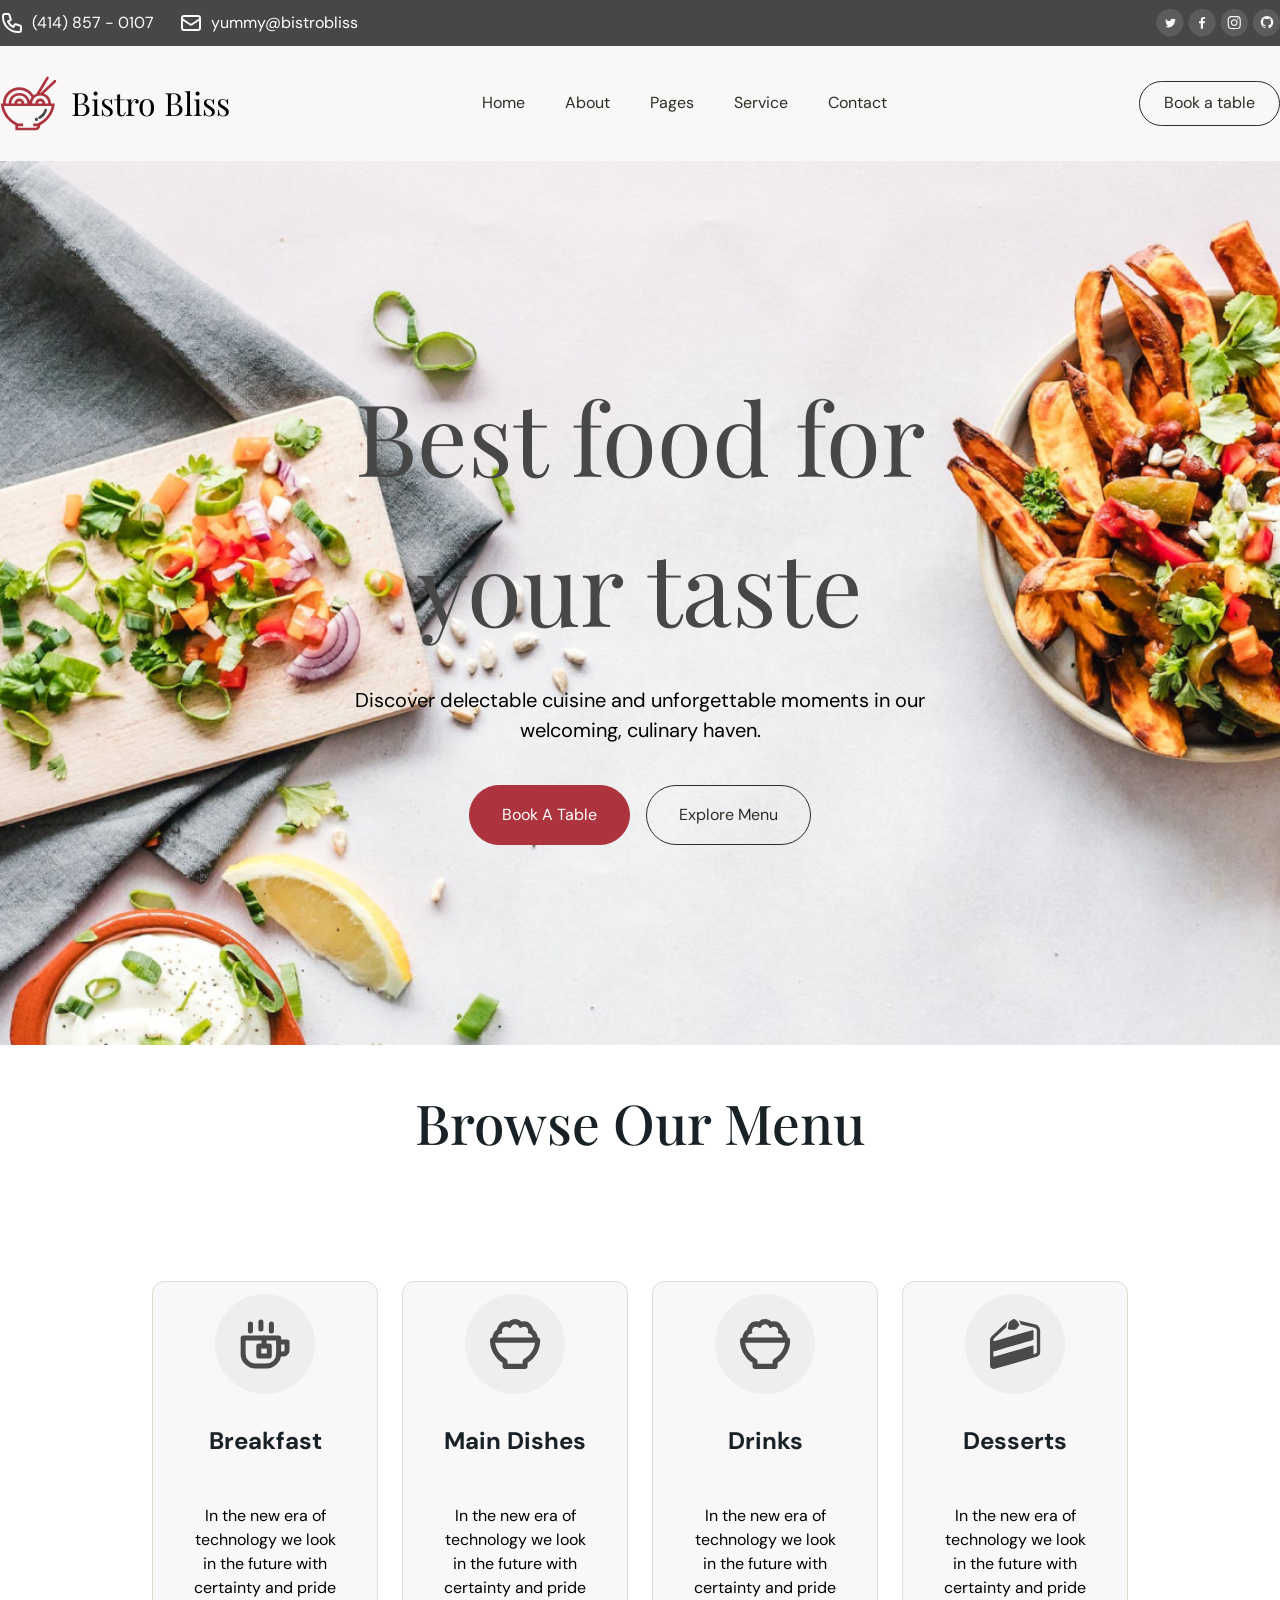
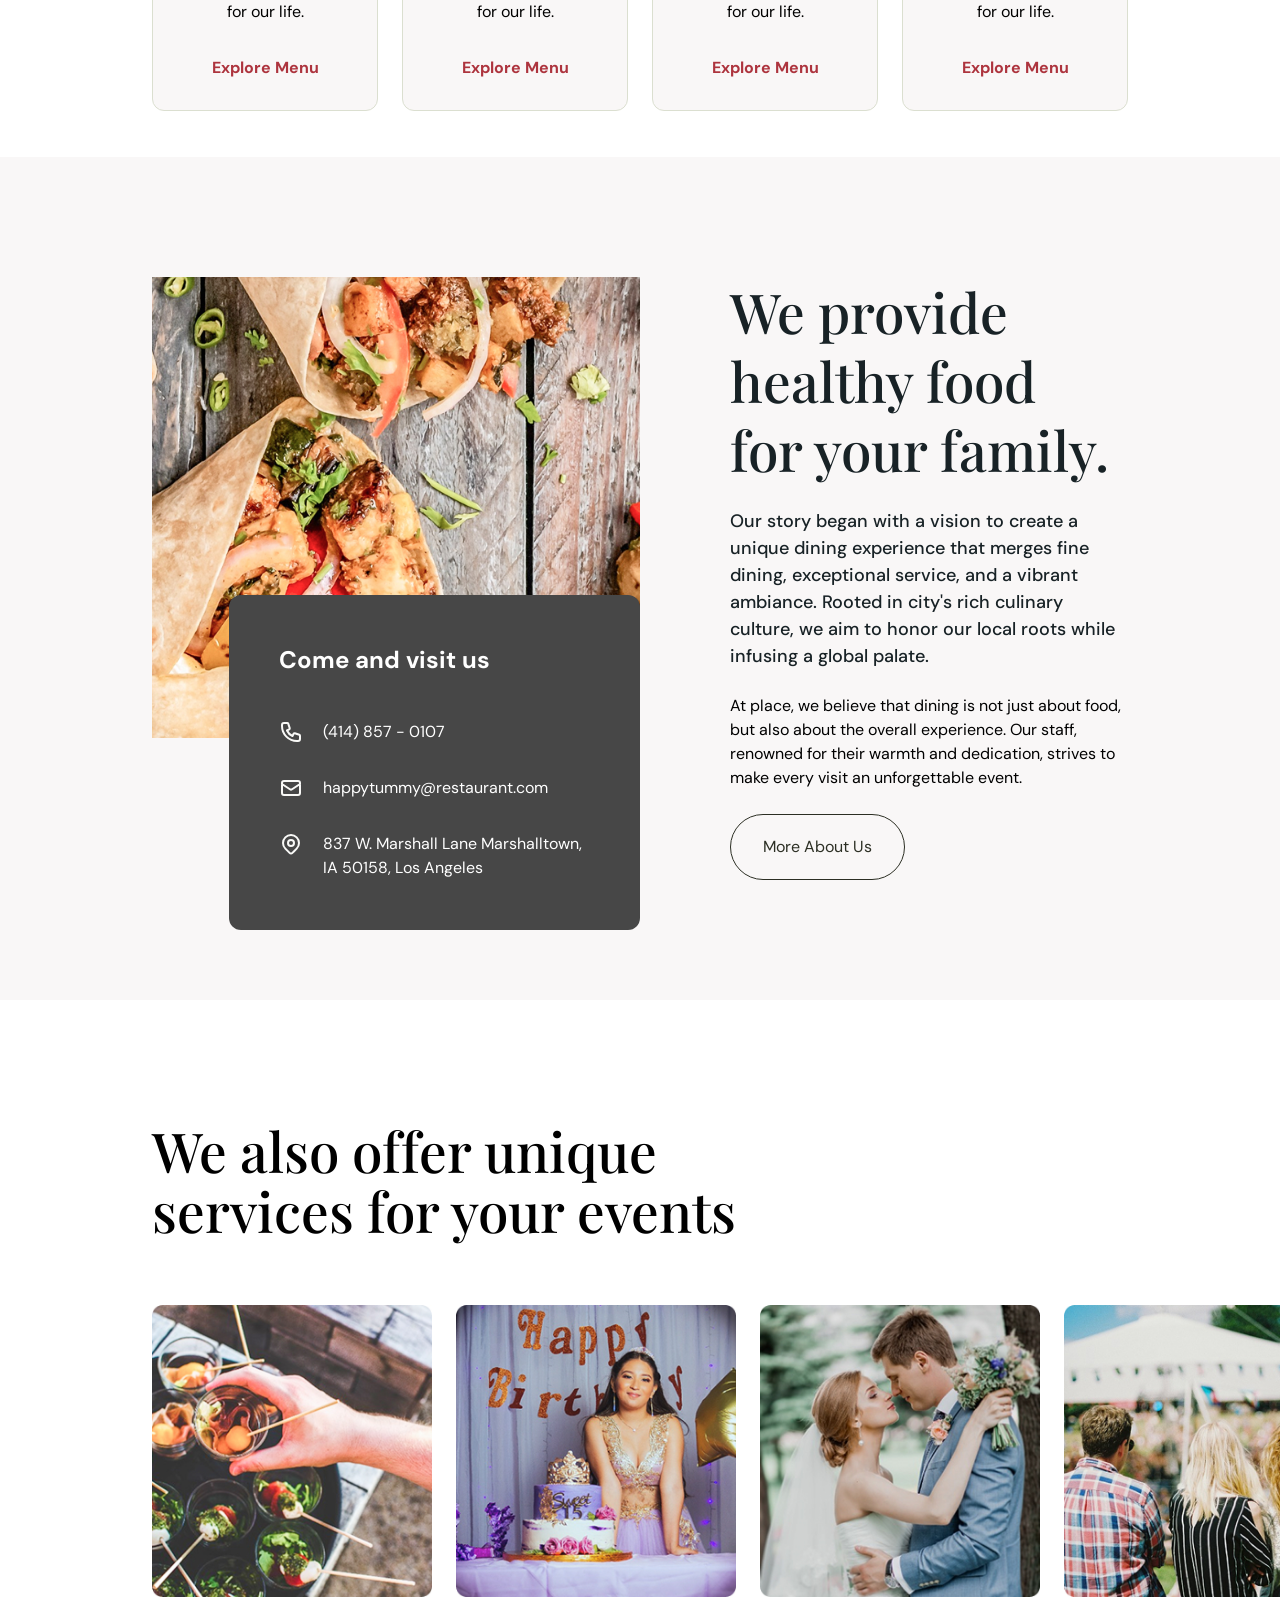
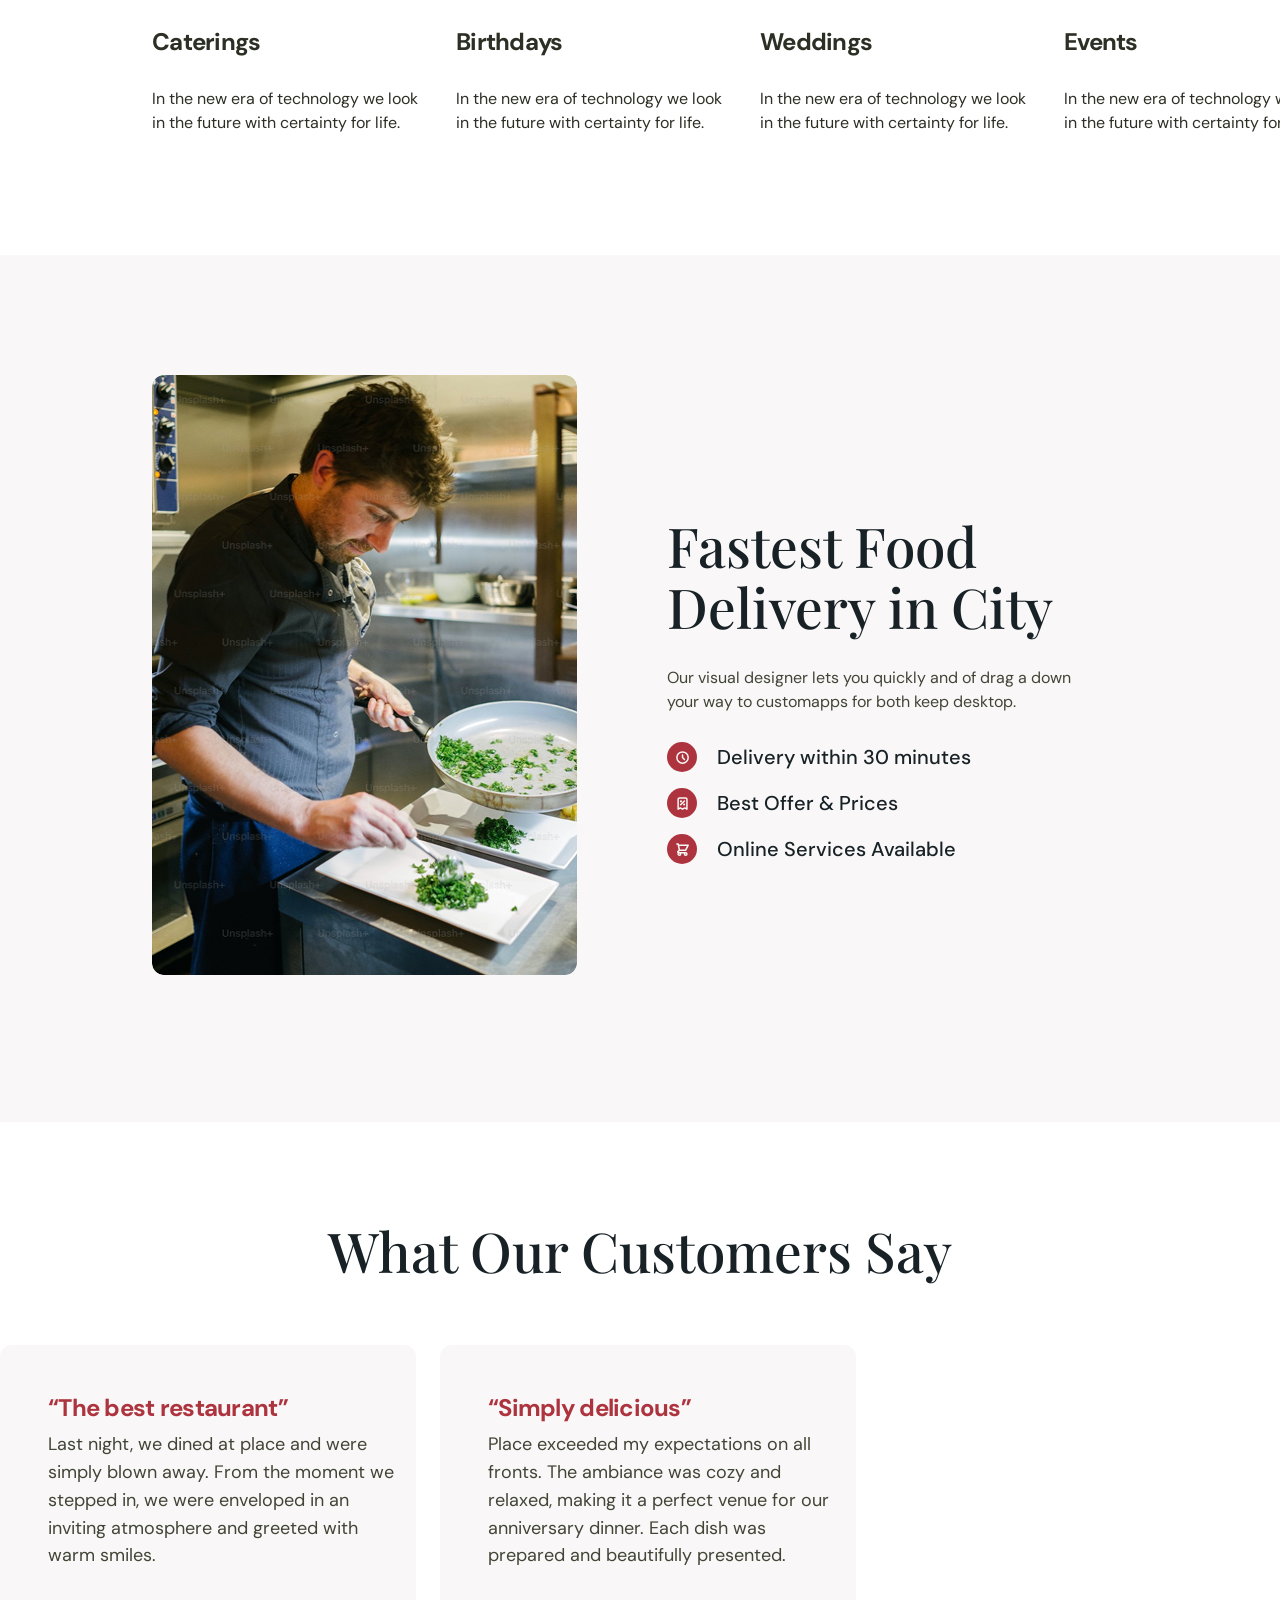
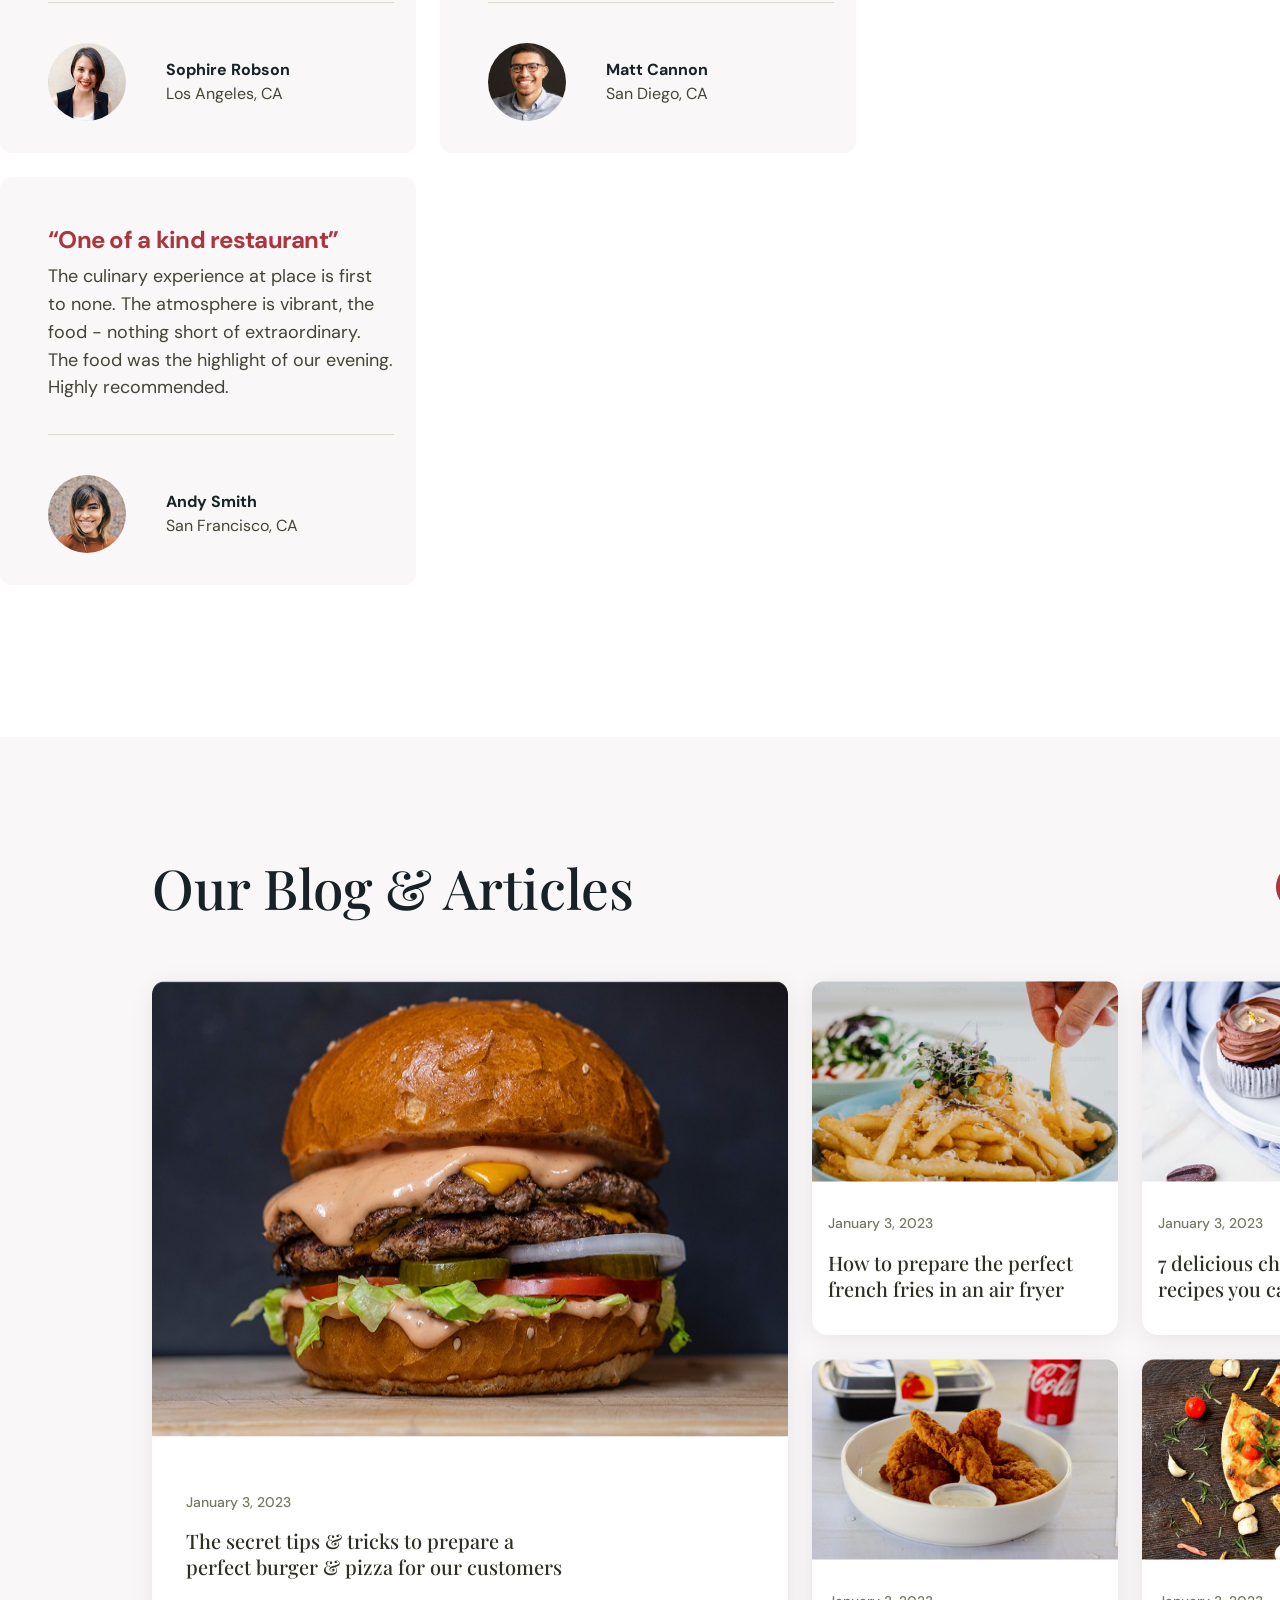
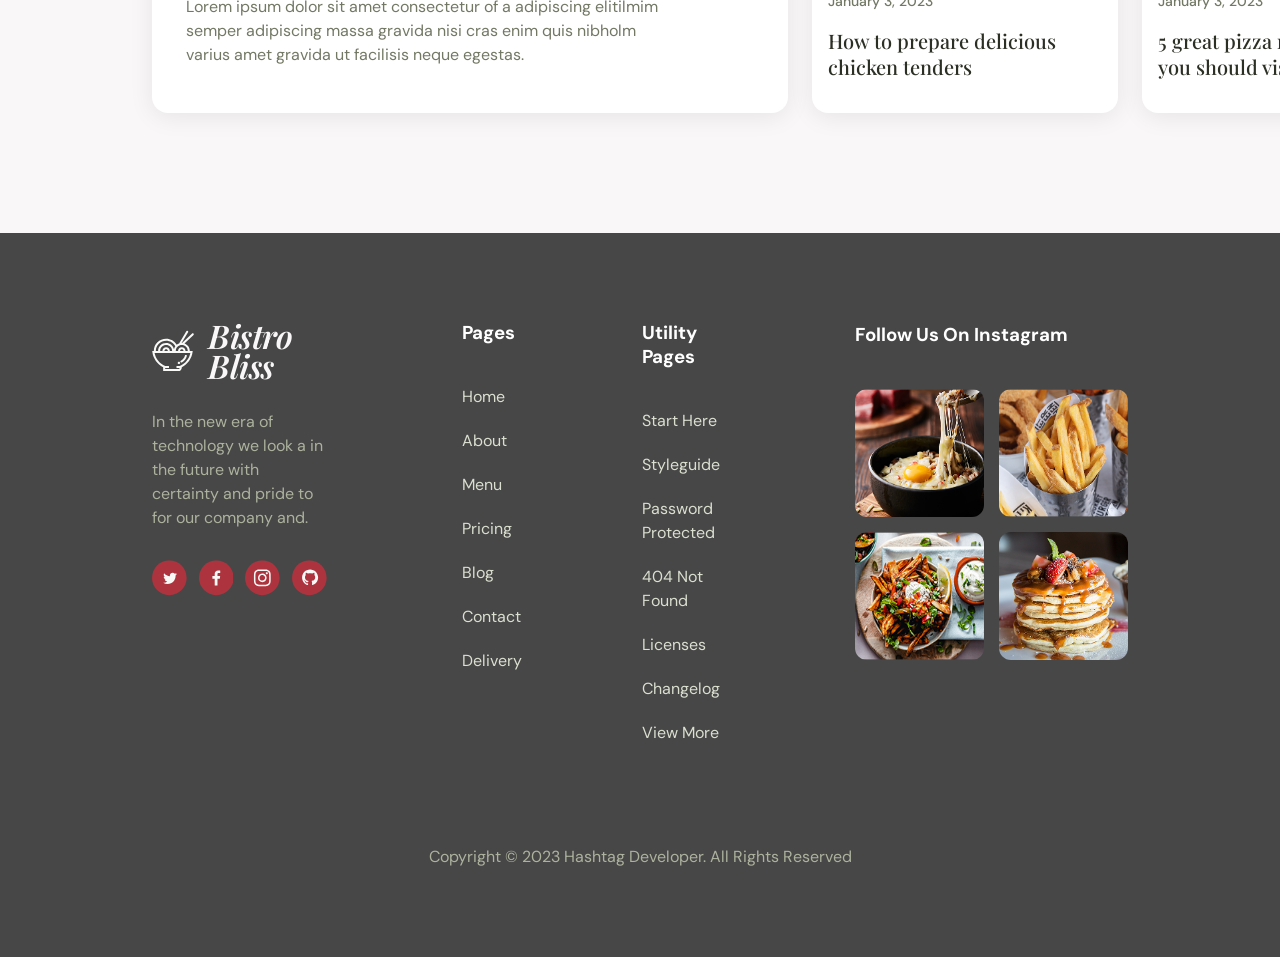
<file: index.html>
<!DOCTYPE html>
<html lang="es">
  <head>
    <!-- Codificación -->
    <meta charset="UTF-8" />
    <meta name="viewport" content="width=device-width, initial-scale=1.0" />
    <!-- Metadatos -->
    <meta name="description" content="Maquetacion web con HTML Y CSS"></meta>
    <title>HomePage</title>
    <!-- Importamos la hoja de estilos y favicon -->
    <link rel="stylesheet" href="css/style.css">
    <link rel="shortcut icon" href="img/japanese-food.ico" type="image/x-icon">
    <!-- Fuentes google-->
    <link rel="preconnect" href="https://fonts.googleapis.com">
    <link rel="preconnect" href="https://fonts.gstatic.com" crossorigin>
    <link href="https://fonts.googleapis.com/css2?family=DM+Sans:ital,opsz,wght@0,9..40,100..1000;1,9..40,100..1000&family=Playfair+Display:ital,wght@0,400..900;1,400..900&display=swap" rel="stylesheet">
  </head>
  <body>
    
    <header class="header">
      <div class="bg-dark-grey">
        <nav class="top-bar container">
          <div class="top-bar-contact">
            <a href="tel:4148570107"><img src="img/phone.svg" alt="Icono del telefono" type="image/svg+xml"/>(414) 857 - 0107</a>
            <a href="mailto:yummy@bistrobliss"><img src="img/mail.svg" alt="Icono del email" type="image/svg+xml"/>yummy@bistrobliss</a>
          </div>
          <nav class="top-bar-social">
            <ul class="top-bar-social-menu">
              <li>
                <a href="https://twitter.com/">
                  <img src="img/twitter.svg" alt="">
                </a>
              </li>
              <li>
                <a href="https://www.facebook.com/">
                  <img src="img/facebook.svg" alt="">
                </a>
              </li>
              <li>
                <a href="https://www.instagram.com/">
                  <img src="img/instagram.svg" alt="">
                </a>
              </li>
              <li>
                <a href="https://github.com">
                  <img src="img/github.svg" alt="">
                </a>
              </li>
            </ul>
          </nav>
        </nav>
      </div>
      <div class="main-menu container">
        <div class="logo">
          <img
            src="img/japanese-food.svg"
            alt="Logo del restaurante Bistro Bliss"
            class="logo"
          />
          <h1>Bistro Bliss</h1>
        </div>
        <nav class="menu">
          <ul class="menu-list">
            <li>
              <a href="#">Home</a>
            </li>
            <li>
              <a href="#">About</a>
            </li>
            <li>
              <a href="#">Pages</a>
            </li>
            <li>
              <a href="#">Service</a>
            </li>
            <li>
              <a href="#">Contact</a>
            </li>
          </ul>
        </nav>
        <button class="button">Book a table</button>
      </div>
    </header>

    <main class="main">
      <section class="hero-banner container">
        <div class="hero-banner-content">
          <h2 class="hero-banner-title">Best food for your taste</h2>
          <p class="hero-banner-description">
            Discover delectable cuisine and unforgettable moments in our
            welcoming, culinary haven.
          </p>
          <div class="hero-banner-buttons">
            <button class="button button-xl button-red">Book A Table</button>
            <button class="button button-xl">Explore Menu</button>
          </div>
        </div>
      </section>
      <div class="bg-white">
        <section class="our-menu container">
          <h2 class="our-menu-title">Browse Our Menu</h2>
          <div class="our-menu-cards">
            <article class="our-menu-card">
              <div class="our-menu-card-img-content">
                <img
                  class="our-menu-card-img"
                  src="img/Breakfast.svg"
                  alt="Icono del desayuno"
                  type="image/svg+xml"
                />
              </div>
              <h3 class="our-menu-card-title">Breakfast</h3>
              <p class="our-menu-card-desc">
                In the new era of technology we look in the future with certainty
                and pride for our life.
              </p>
              <a href="#" class="our-menu-card-link">Explore Menu</a>
            </article>
            <article class="our-menu-card">
              <div class="our-menu-card-img-content">
                <img
                  class="our-menu-card-img"
                  src="img/main-dishes.svg"
                  alt="Icono de platos principales"
                  type="image/svg+xml"
                />
              </div>
              <h3 class="our-menu-card-title">Main Dishes</h3>
              <p class="our-menu-card-desc">
                In the new era of technology we look in the future with certainty
                and pride for our life.
              </p>
              <a href="#" class="our-menu-card-link">Explore Menu</a>
            </article>
            <article class="our-menu-card">
              <div class="our-menu-card-img-content">
                <img
                  class="our-menu-card-img"
                  src="img/drinks.svg"
                  alt="Icono de bebidas"
                  type="image/svg+xml"
                />
              </div>
              <h3 class="our-menu-card-title">Drinks</h3>
              <p class="our-menu-card-desc">
                In the new era of technology we look in the future with certainty
                and pride for our life.
              </p>
              <a href="#" class="our-menu-card-link">Explore Menu</a>
            </article>
            <article class="our-menu-card">
              <div class="our-menu-card-img-content">
                <img
                  class="our-menu-card-img"
                  src="img/desserts.svg"
                  alt="Icono de postres"
                  type="image/svg+xml"
                />
              </div>
              <h3 class="our-menu-card-title">Desserts</h3>
              <p class="our-menu-card-desc">
                In the new era of technology we look in the future with certainty
                and pride for our life.
              </p>
              <a href="#" class="our-menu-card-link">Explore Menu</a>
            </article>
          </div>
        </section>
      </div>
      <section class="about-us container">
        <div class="about-us-info">
          <img
            class="about-us-img"
            src="img/image-about-us-info.jpg"
            alt="Imagen de la información acerca de nosotros"
            type="image/jpeg"
          />
          <article class="about-us-info-box">
            <p class="about-us-info-box-title">Come and visit us</p>
            <p class="about-us-info-box-phone">(414) 857 - 0107</p>
            <p class="about-us-info-box-mail">happytummy@restaurant.com</p>
            <p class="about-us-info-box-address">837 W. Marshall Lane Marshalltown, IA 50158, Los Angeles</p>
          </article>
        </div>
        <div class="about-us-text">
          <h2 class="about-us-title">
            We provide healthy food for your family.
          </h2>
          <p class="about-us-desc-main">
            Our story began with a vision to create a unique dining experience
            that merges fine dining, exceptional service, and a vibrant
            ambiance. Rooted in city's rich culinary culture, we aim to honor
            our local roots while infusing a global palate.
          </p>
          <p class="about-us-desc">
            At place, we believe that dining is not just about food, but also
            about the overall experience. Our staff, renowned for their warmth
            and dedication, strives to make every visit an unforgettable event.
          </p>
          <a class="button button-xl about-us-link" href="">More About Us</a>
        </div>
      </section>
      <div class="bg-white">
        <section class="services container">
          <h2 class="services-title">
            We also offer unique services for your events
          </h2>
          <div class="services-cards">
            <article class="services-card">
              <img
                class="services-card-img"
                src="img/caterings.jpg"
                alt="Imagen de la card de catering"
                type="image/jpeg"
              />
              <h3 class="services-card-title">Caterings</h3>
              <p class="services-card-desc">
                In the new era of technology we look in the future with certainty
                for life.
              </p>
            </article>
            <article class="services-card">
              <img
                class="services-card-img"
                src="img/birthdays.jpg"
                alt="Imagen de la card de cumpleaños"
                type="image/jpeg"
              />
              <h3 class="services-card-title">Birthdays</h3>
              <p class="services-card-desc">
                In the new era of technology we look in the future with certainty
                for life.
              </p>
            </article>
            <article class="services-card">
              <img
                class="services-card-img"
                src="img/weddings.jpg"
                alt="Imagen de la card de bodas"
                type="image/jpeg"
              />
              <h3 class="services-card-title">Weddings</h3>
              <p class="services-card-desc">
                In the new era of technology we look in the future with certainty
                for life.
              </p>
            </article>
            <article class="services-card">
              <img
                class="services-card-img"
                src="img/events.jpg"
                alt="Imagen de la card de eventos"
                type="image/jpeg"
              />
              <h3 class="services-card-title">Events</h3>
              <p class="services-card-desc">
                In the new era of technology we look in the future with certainty
                for life.
              </p>
            </article>
          </div>
        </section>
      </div>
      <section class="food-delivery container">
        <div class="food-delivery-images">
          <img
              class="food-delivery-image-one"
              src="img/delivery-one.jpg"
              alt="Imagen de un chef cocinando unos platos"
              type="image/jpeg"
            />
          <div class="food-delivery-secondary-images">
            <img
              class="food-delivery-image-two"
              src="img/delivery-two.jpg"
              alt="Imagen de una sarten con una comida cocinada dentro"
              type="image/jpeg"
            />
            <img
              class="food-delivery-image-three"
              src="img/delivery-three.jpg"
              alt="Imagen de varias brochetas de carne cocinadas"
              type="image/jpeg"
            />
          </div>
          </div>
        </div>
        <div class="food-delivery-text">
          <h2 class="food-delivery-title">Fastest Food Delivery in City</h2>
          <p class="food-delivery-desc">
            Our visual designer lets you quickly and of drag a down your way to
            customapps for both keep desktop.
          </p>
          <!-- Siguientes tres parrafos llevan icono delante [clock, receipt-tax y shopping cart] -->
          <ul class="food-delivery-list">
            <li class="food-delivery-list-li li-one">Delivery within 30 minutes</li>
            <li class="food-delivery-list-li li-two">Best Offer & Prices</li>
            <li class="food-delivery-list-li li-three">Online Services Available</li>
          </ul>
        </div>
      </section>
      <div class="bg-white">
        <section class="opinions container">
          <h2 class="opinions-title">What Our Customers Say</h2>
          <div class="opinions-cards">
            <article class="opinions-card">
              <h3 class="opinions-card-title">“The best restaurant”</h3>
              <p class="opinions-card-desc">
                Last night, we dined at place and were simply blown away. From the
                moment we stepped in, we were enveloped in an inviting atmosphere
                and greeted with warm smiles.
              </p>
              <div class="opinions-card-author">
                <img class="opinions-card-author-img"
                  src="img/sophire-robson.jpg"
                  alt="Imagen de perfil de Sophire Robson"
                  type="image/jpeg"
                />
                <div class="opinions-card-author-text">
                  <p class="opinions-card-author-name">
                    Sophire Robson
                  </p>
                  <p class="opinions-card-author-city">Los Angeles, CA</p>
                </div>
              </div>
            </article>
            <article class="opinions-card">
              <h3 class="opinions-card-title">“Simply delicious”</h3>
              <p class="opinions-card-desc">
                Place exceeded my expectations on all fronts. The ambiance was
                cozy and relaxed, making it a perfect venue for our anniversary
                dinner. Each dish was prepared and beautifully presented.
              </p>
              <div class="opinions-card-author">
                <img class="opinions-card-author-img"
                  src="img/matt-cannon.jpg"
                  alt="Imagen de perfil de Matt Cannon"
                  type="image/jpeg"
                />
                <div class="opinions-card-author-text">
                  <p class="opinions-card-author-name">Matt Cannon</p>
                  <p class="opinions-card-author-city">San Diego, CA</p>
                </div>
              </div>
            </article>
            <article class="opinions-card">
              <h3 class="opinions-card-title">“One of a kind restaurant”</h3>
              <p class="opinions-card-desc">
                The culinary experience at place is first to none. The atmosphere
                is vibrant, the food - nothing short of extraordinary. The food
                was the highlight of our evening. Highly recommended.
              </p>
              <div class="opinions-card-author">
                <img class="opinions-card-author-img"
                  src="img/andy-smith.jpg"
                  alt="Imagen de perfil de Andy Smith"
                  type="image/jpeg"
                />
                <div class="opinions-card-author-text">
                  <p class="opinions-card-author-name">Andy Smith</p>
                  <p class="opinions-card-author-city">San Francisco, CA</p>
                </div>
              </div>
            </article>
          </div>
        </section>
      </div>
      <section class="blog container">
        <div class="blog-header">
          <h2 class="blog-header-title">Our Blog & Articles</h2>
          <!-- blog-header-button: Link to second page -->
          <a href="blog-details.html" class="blog-header-button button button-red"
            >Read All Articles</a
          >
        </div>
        <div class="blog-articles">
          <article class="blog-article article-principal">
            <img class="blog-article-img"
              src="img/burguer.jpg"
              alt="Imagen de una hamburguesa"
              type="image/jpeg"
            />
            <div class="data-article-principal">
              <time class="blog-article-date">January 3, 2023</time>
              <h3 class="blog-article-title">
                The secret tips & tricks to prepare a perfect burger & pizza for
                our customers
              </h3>
              <p class="blog-article-desc">
                Lorem ipsum dolor sit amet consectetur of a adipiscing elitilmim
                semper adipiscing massa gravida nisi cras enim quis nibholm varius
                amet gravida ut facilisis neque egestas.
              </p>
            </div>
          </article>
          <article class="blog-article">
            <img class="blog-article-img"
              src="img/potatoes.jpg"
              alt="Imagen de las papas"
              type="image/jpeg"
            />
            <div class="data-article-secondary">
              <time class="blog-article-date">January 3, 2023</time>
              <h3 class="blog-article-title">
                How to prepare the perfect french fries in an air fryer
              </h3>
            </div>
          </article>
          <article class="blog-article">
            <img class="blog-article-img"
              src="img/cupcakes.jpg"
              alt="Imagen de los cupcakes"
              type="image/jpeg"
            />
            <div class="data-article-secondary">
              <time class="blog-article-date">January 3, 2023</time>
              <h3 class="blog-article-title">
                7 delicious cheesecake recipes you can prepare
              </h3>
            </div>
          </article>
          <article class="blog-article">
            <img class="blog-article-img"
              src="img/chicken-fingers.jpg"
              alt="Imagen de los chicken fingers"
              type="image/jpeg"
            />
            <div class="data-article-secondary">
              <time class="blog-article-date">January 3, 2023</time>
              <h3 class="blog-article-title">
                How to prepare delicious chicken tenders
              </h3>
            </div>
          </article>
          <article class="blog-article">
            <img class="blog-article-img"
              src="img/pizza.jpg"
              alt="Imagen de la pizza"
              type="image/jpeg"
            />
            <div class="data-article-secondary">
              <time class="blog-article-date">January 3, 2023</time>
              <h3 class="blog-article-title">
                5 great pizza restaurants you should visit this city
              </h3>
            </div>
          </article>
        </div>
      </section>
    </main>
    <footer>
      <div class="bg-dark-grey">
        <div class="footer container">
          <div class="footer-info">
            <div class="footer-info-company">
              <div class="logo">
                <svg xmlns="http://www.w3.org/2000/svg" width="56" height="56" viewBox="0 0 56 56" fill="none">
                  <path d="M47.6695 1.30371C47.3609 1.12568 46.9931 1.07495 46.6466 1.16262C46.3 1.25029 46.0029 1.46922 45.8203 1.77151L36.1489 17.8629C36.0993 17.9464 36.0593 18.035 36.0295 18.1271C34.9474 18.5211 33.9374 19.0846 33.0387 19.7958C30.1083 14.9062 24.7391 11.8274 18.8732 11.8274C9.82213 11.8274 2.45967 19.0482 2.43444 27.9316H0.300903L0.491673 29.4238C1.60183 38.0969 7.04798 45.6724 14.8787 49.6614V54.7825H35.0843C37.6455 54.7825 39.7292 52.7342 39.7292 50.2181V49.662C47.5624 45.6712 53.0061 38.0957 54.1187 29.4238L54.3095 27.9304H50.4566C50.4387 23.3962 47.4781 19.5413 43.36 18.086L55.4264 6.68162C55.9631 6.17453 55.9803 5.33442 55.4621 4.80739C55.3394 4.68191 55.1926 4.58142 55.0303 4.51166C54.868 4.44189 54.6932 4.40422 54.5161 4.4008C54.3389 4.39738 54.1628 4.42827 53.9978 4.4917C53.8328 4.55514 53.6821 4.64988 53.5544 4.77052L40.1132 17.4761C39.9926 17.4713 39.8726 17.458 39.7501 17.458C39.6726 17.458 39.5981 17.4689 39.5218 17.4701L48.1458 3.11992C48.236 2.96995 48.2952 2.80401 48.3201 2.63157C48.3449 2.45913 48.3349 2.28357 48.2907 2.11491C48.2465 1.94626 48.1689 1.78781 48.0623 1.64863C47.9557 1.50944 47.8222 1.39223 47.6695 1.30371ZM18.8726 14.4801C24.04 14.4801 28.7501 17.3371 31.0929 21.8133C30.2388 22.967 29.6332 24.2797 29.3132 25.6711C28.2394 20.9762 23.9698 17.4568 18.8726 17.4568C12.9852 17.4568 8.19567 22.1517 8.17044 27.931H5.13537C5.15998 20.5108 11.3114 14.4801 18.8726 14.4801ZM18.8726 23.0934C16.1464 23.0934 13.928 25.2601 13.9027 27.931H10.872C10.8972 23.6144 14.4744 20.1101 18.8726 20.1101C23.272 20.1101 26.8529 23.6144 26.8757 27.931H23.8412C23.8172 25.2601 21.5987 23.0934 18.8726 23.0934ZM21.1384 27.9316H16.6067C16.6188 27.3485 16.8628 26.7933 17.2866 26.3848C17.7103 25.9763 18.2801 25.7471 18.8738 25.7461C19.4673 25.7472 20.0367 25.9766 20.46 26.3852C20.8833 26.7937 21.1269 27.3488 21.1384 27.9316ZM51.1975 30.5843C49.6966 38.2927 44.3741 44.8643 36.9975 48.012H32.6744V50.6653H36.9686C36.8675 51.0816 36.6267 51.4524 36.2851 51.718C35.9434 51.9837 35.5207 52.1287 35.0849 52.1298H17.5803V50.6653H22.6443V48.012H17.6129C10.2363 44.8661 4.91321 38.2927 3.41106 30.5843H51.1975ZM37.4849 27.9316C37.4968 27.3488 37.7405 26.7938 38.1639 26.3853C38.5873 25.9768 39.1567 25.7474 39.7501 25.7461C40.3441 25.7466 40.9143 25.9757 41.3383 26.3842C41.7624 26.7928 42.0065 27.3483 42.0184 27.9316H37.4849ZM39.7501 20.1107C44.1514 20.1107 47.7335 23.615 47.7569 27.9316H44.7206C44.696 25.2607 42.4769 23.094 39.7501 23.094C37.024 23.094 34.8074 25.2607 34.7827 27.9316H31.7495C31.7741 23.615 35.3514 20.1107 39.7501 20.1107Z" fill="#F9F9F7"/>
                  <path d="M39.1742 43.4137C39.3902 43.4137 39.6086 43.3635 39.8098 43.2565C41.4592 42.3894 42.9066 41.1944 44.0599 39.7477C45.2131 38.301 46.047 36.6342 46.5083 34.8536C46.5525 34.6846 46.5623 34.5086 46.5371 34.3358C46.5119 34.163 46.4522 33.9968 46.3615 33.8468C46.2708 33.6967 46.1507 33.5657 46.0083 33.4612C45.8659 33.3568 45.704 33.281 45.5317 33.2382C45.3594 33.1954 45.1802 33.1865 45.0043 33.2118C44.8285 33.2372 44.6595 33.2964 44.507 33.3861C44.3546 33.4757 44.2216 33.5941 44.1158 33.7343C44.01 33.8745 43.9334 34.0339 43.8905 34.2033C43.5222 35.6264 42.8561 36.9586 41.9346 38.1149C41.0131 39.2712 39.8565 40.2263 38.5385 40.9193C38.2727 41.0583 38.0618 41.2805 37.9396 41.5508C37.8173 41.821 37.7906 42.1237 37.8637 42.4105C37.9368 42.6974 38.1055 42.952 38.343 43.1338C38.5805 43.3156 38.8731 43.4141 39.1742 43.4137Z" fill="#F9F9F7"/>
                  <path d="M35.9059 45.5061C36.7902 45.5061 37.5071 44.802 37.5071 43.9335C37.5071 43.0649 36.7902 42.3608 35.9059 42.3608C35.0215 42.3608 34.3046 43.0649 34.3046 43.9335C34.3046 44.802 35.0215 45.5061 35.9059 45.5061Z" fill="#F9F9F7"/>
                  </svg>
                <h1>Bistro Bliss</h1>            
              </div>
              <p class="footer-info-company-desc">In the new era of technology we look a in the future with certainty and pride to for our company and.</p>
              <nav class="footer-social">
                <ul class="footer-social-menu">
                  <li>
                    <a href="https://twitter.com/">
                      <svg xmlns="http://www.w3.org/2000/svg" width="35" height="36" viewBox="0 0 35 36" fill="none">
                        <circle cx="17.5" cy="18" r="17.5" fill="#AD343E"/>
                        <path d="M25.2487 14.2333C24.7249 14.4661 24.172 14.6116 23.59 14.6989C24.172 14.3497 24.6376 13.7968 24.8413 13.1275C24.2884 13.4476 23.6773 13.6804 23.0081 13.8259C22.4843 13.273 21.7277 12.9238 20.9129 12.9238C19.3416 12.9238 18.0613 14.2042 18.0613 15.7755C18.0613 16.0083 18.0904 16.212 18.1486 16.4157C15.7916 16.2993 13.6673 15.1644 12.2415 13.4185C12.0087 13.855 11.8632 14.3206 11.8632 14.8443C11.8632 15.8337 12.3579 16.7067 13.1436 17.2304C12.678 17.2013 12.2415 17.085 11.8341 16.8813V16.9104C11.8341 18.3071 12.8235 19.471 14.1329 19.7329C13.9001 19.7911 13.6383 19.8202 13.3764 19.8202C13.2018 19.8202 12.9981 19.7911 12.8235 19.762C13.2018 20.8969 14.2493 21.7408 15.5006 21.7408C14.5112 22.4973 13.2891 22.9629 11.9505 22.9629C11.7177 22.9629 11.4849 22.9629 11.2812 22.9338C12.5616 23.7486 14.0456 24.2141 15.6752 24.2141C20.942 24.2141 23.8228 19.8493 23.8228 16.0665C23.8228 15.9501 23.8228 15.8046 23.8228 15.6882C24.3757 15.3099 24.8704 14.8152 25.2487 14.2333Z" fill="#F9F9F7"/>
                      </svg>
                    </a>
                  </li>
                  <li>
                    <a href="https://www.facebook.com/">
                      <svg xmlns="http://www.w3.org/2000/svg" width="35" height="36" viewBox="0 0 35 36" fill="none">
                        <circle cx="17.5" cy="18" r="17.5" fill="#AD343E"/>
                        <path d="M15.883 25.8846V18.9427H13.5469V16.2373H15.883V14.2421C15.883 11.9268 17.2971 10.666 19.3626 10.666C20.352 10.666 21.2023 10.7397 21.4501 10.7726V13.1923L20.0176 13.1929C18.8943 13.1929 18.6768 13.7267 18.6768 14.51V16.2373H21.3558L21.007 18.9427H18.6768V25.8846H15.883Z" fill="#F9F9F7"/>
                      </svg>
                    </a>
                  </li>
                  <li>
                    <a href="https://www.instagram.com/">
                      <svg xmlns="http://www.w3.org/2000/svg" width="35" height="36" viewBox="0 0 35 36" fill="none">
                        <circle cx="17.5" cy="18" r="17.5" fill="#AD343E"/>
                        <path d="M17.499 11.0639C19.7599 11.0639 20.0276 11.0724 20.9208 11.1131C21.4578 11.1197 21.9897 11.2183 22.4933 11.4046C22.8586 11.5455 23.1903 11.7613 23.4671 12.0381C23.744 12.3149 23.9597 12.6466 24.1006 13.0119C24.287 13.5156 24.3856 14.0475 24.3921 14.5845C24.4325 15.4776 24.4413 15.7453 24.4413 18.0062C24.4413 20.2671 24.4329 20.5349 24.3921 21.428C24.3856 21.965 24.287 22.4969 24.1006 23.0006C23.9597 23.3658 23.744 23.6976 23.4671 23.9744C23.1903 24.2512 22.8586 24.467 22.4933 24.6078C21.9897 24.7942 21.4578 24.8928 20.9208 24.8994C20.028 24.9397 19.7603 24.9486 17.499 24.9486C15.2377 24.9486 14.97 24.9401 14.0772 24.8994C13.5402 24.8928 13.0083 24.7942 12.5046 24.6078C12.1394 24.467 11.8077 24.2512 11.5308 23.9744C11.254 23.6976 11.0382 23.3658 10.8974 23.0006C10.711 22.4969 10.6124 21.965 10.6058 21.428C10.5655 20.5349 10.5567 20.2671 10.5567 18.0062C10.5567 15.7453 10.5651 15.4776 10.6058 14.5845C10.6124 14.0475 10.711 13.5156 10.8974 13.0119C11.0382 12.6466 11.254 12.3149 11.5308 12.0381C11.8077 11.7613 12.1394 11.5455 12.5046 11.4046C13.0083 11.2183 13.5402 11.1197 14.0772 11.1131C14.9704 11.0728 15.2381 11.0639 17.499 11.0639ZM17.499 9.53809C15.2006 9.53809 14.9111 9.54776 14.0079 9.58889C13.3051 9.60287 12.6097 9.73594 11.9514 9.98244C11.3867 10.1952 10.8752 10.5286 10.4526 10.9595C10.0214 11.3822 9.6877 11.894 9.4748 12.4591C9.2283 13.1174 9.09523 13.8127 9.08125 14.5155C9.04093 15.4179 9.03125 15.7074 9.03125 18.0058C9.03125 20.3042 9.04093 20.5937 9.08206 21.497C9.09604 22.1998 9.22911 22.8951 9.4756 23.5534C9.68827 24.1184 10.0217 24.6302 10.4526 25.053C10.8754 25.4839 11.3872 25.8174 11.9522 26.03C12.6105 26.2765 13.3059 26.4096 14.0087 26.4236C14.9119 26.4639 15.2002 26.4744 17.4998 26.4744C19.7994 26.4744 20.0877 26.4647 20.9909 26.4236C21.6937 26.4096 22.3891 26.2765 23.0474 26.03C23.6097 25.8121 24.1204 25.4791 24.5467 25.0525C24.973 24.6259 25.3056 24.1151 25.5232 23.5526C25.7697 22.8943 25.9028 22.199 25.9167 21.4962C25.9571 20.5937 25.9667 20.3042 25.9667 18.0058C25.9667 15.7074 25.9571 15.4179 25.9159 14.5147C25.9019 13.8119 25.7689 13.1166 25.5224 12.4582C25.3097 11.8932 24.9763 11.3815 24.5454 10.9587C24.1225 10.5277 23.6108 10.1943 23.0458 9.98163C22.3875 9.73513 21.6921 9.60206 20.9893 9.58809C20.0869 9.54776 19.7974 9.53809 17.499 9.53809Z" fill="#F9F9F7"/>
                        <path d="M17.4968 13.6621C16.6368 13.6621 15.7961 13.9171 15.081 14.3949C14.3659 14.8728 13.8086 15.5519 13.4794 16.3464C13.1503 17.141 13.0642 18.0153 13.232 18.8588C13.3998 19.7023 13.8139 20.4771 14.4221 21.0853C15.0302 21.6934 15.805 22.1075 16.6485 22.2753C17.492 22.4431 18.3663 22.357 19.1609 22.0279C19.9554 21.6988 20.6346 21.1414 21.1124 20.4263C21.5902 19.7112 21.8452 18.8705 21.8452 18.0105C21.8452 16.8572 21.3871 15.7512 20.5716 14.9357C19.7561 14.1202 18.6501 13.6621 17.4968 13.6621ZM17.4968 20.8331C16.9386 20.8331 16.3929 20.6675 15.9287 20.3574C15.4645 20.0472 15.1027 19.6064 14.8891 19.0907C14.6755 18.5749 14.6196 18.0074 14.7285 17.4598C14.8374 16.9123 15.1062 16.4094 15.501 16.0146C15.8957 15.6199 16.3986 15.3511 16.9462 15.2422C17.4937 15.1332 18.0612 15.1891 18.577 15.4028C19.0927 15.6164 19.5336 15.9782 19.8437 16.4424C20.1539 16.9065 20.3194 17.4522 20.3194 18.0105C20.3194 18.7591 20.022 19.477 19.4927 20.0064C18.9634 20.5357 18.2454 20.8331 17.4968 20.8331Z" fill="#F9F9F7"/>
                        <path d="M22.0318 14.5039C22.5929 14.5039 23.0479 14.049 23.0479 13.4878C23.0479 12.9266 22.5929 12.4717 22.0318 12.4717C21.4706 12.4717 21.0156 12.9266 21.0156 13.4878C21.0156 14.049 21.4706 14.5039 22.0318 14.5039Z" fill="#F9F9F7"/>
                      </svg>
                    </a>
                  </li>
                  <li>
                    <a href="https://github.com">
                      <svg xmlns="http://www.w3.org/2000/svg" width="35" height="36" viewBox="0 0 35 36" fill="none">
                        <circle cx="17.5" cy="18" r="17.5" fill="#AD343E"/>
                        <path fill-rule="evenodd" clip-rule="evenodd" d="M18.2796 9.53809C13.7909 9.53809 10.1797 13.1493 10.1797 17.638C10.1797 21.2154 12.5084 24.2528 15.7146 25.3328C16.1196 25.4003 16.2546 25.1641 16.2546 24.9278C16.2546 24.7253 16.2546 24.2191 16.2546 23.5441C13.9934 24.0504 13.5209 22.4641 13.5209 22.4641C13.1496 21.5191 12.6096 21.2829 12.6096 21.2829C11.8672 20.7767 12.6771 20.7767 12.6771 20.7767C13.4871 20.8442 13.9259 21.6204 13.9259 21.6204C14.6346 22.8691 15.8158 22.4979 16.2883 22.2954C16.3558 21.7554 16.5583 21.4179 16.7946 21.2154C15.0059 21.0129 13.1159 20.3042 13.1159 17.1992C13.1159 16.3217 13.4196 15.5792 13.9596 15.0392C13.8921 14.8367 13.5884 14.0268 14.0271 12.8793C14.0271 12.8793 14.7021 12.6768 16.2546 13.723C16.8958 13.5543 17.6046 13.453 18.2796 13.453C18.9545 13.453 19.6633 13.5543 20.3045 13.723C21.857 12.6768 22.532 12.8793 22.532 12.8793C22.9707 13.993 22.7007 14.803 22.5995 15.0392C23.1057 15.613 23.4432 16.3217 23.4432 17.1992C23.4432 20.3042 21.5533 20.9791 19.7308 21.1816C20.0345 21.4179 20.2708 21.9241 20.2708 22.6666C20.2708 23.7466 20.2708 24.6241 20.2708 24.8941C20.2708 25.0966 20.4058 25.3666 20.8445 25.2991C24.0507 24.2528 26.3794 21.2154 26.3794 17.638C26.3794 13.1493 22.7682 9.53809 18.2796 9.53809Z" fill="#F9F9F7"/>
                      </svg>
                    </a>
                  </li>
                </ul>
              </nav>
            </div>
            <div class="footer-info-links">
              <div class="footer-info-pages">
                <h3 class="footer-info-pages-title">Pages</h3>
                <ul class="footer-info-pages-menu">
                  <li class="footer-info-pages-item">Home</li>
                  <li class="footer-info-pages-item">About</li>
                  <li class="footer-info-pages-item">Menu</li>
                  <li class="footer-info-pages-item">Pricing</li>
                  <li class="footer-info-pages-item">Blog</li>
                  <li class="footer-info-pages-item">Contact</li>
                  <li class="footer-info-pages-item">Delivery</li>
                </ul>
              </div>
              <div class="footer-info-utility">
                <h3 class="footer-info-utility-title">Utility Pages</h3>
                <ul class="footer-info-utility-menu">
                  <li class="footer-info-utility-menu-item">Start Here</li>
                  <li class="footer-info-utility-menu-item">Styleguide</li>
                  <li class="footer-info-utility-menu-item">Password Protected</li>
                  <li class="footer-info-utility-menu-item">404 Not Found</li>
                  <li class="footer-info-utility-menu-item">Licenses</li>
                  <li class="footer-info-utility-menu-item">Changelog</li>
                  <li class="footer-info-utility-menu-item">View More</li>
                </ul>
              </div>
            </div>
            <div class="footer-info-instagram">
              <h3 class="footer-info-instagram-title">Follow Us On Instagram</h3>
              <div class="footer-info-instagram-grid">
                <img class="footer-info-instagram-img" src="img/insta1.jpg" alt="Primera imagen de Instagram">
                <img class="footer-info-instagram-img" src="img/insta2.jpg" alt="Segunda imagen de Instagram">
                <img class="footer-info-instagram-img" src="img/insta3.jpg" alt="Tercera imagen de Instagram">
                <img class="footer-info-instagram-img" src="img/insta4.jpg" alt="Cuarta imagen de Instagram">
              </div>
            </div>
          </div>
          <p class="footer-copyright">Copyright © 2023 Hashtag Developer. All Rights Reserved</p>
        </div>
      </div>
    </footer>
  </body>
</html>
</file>
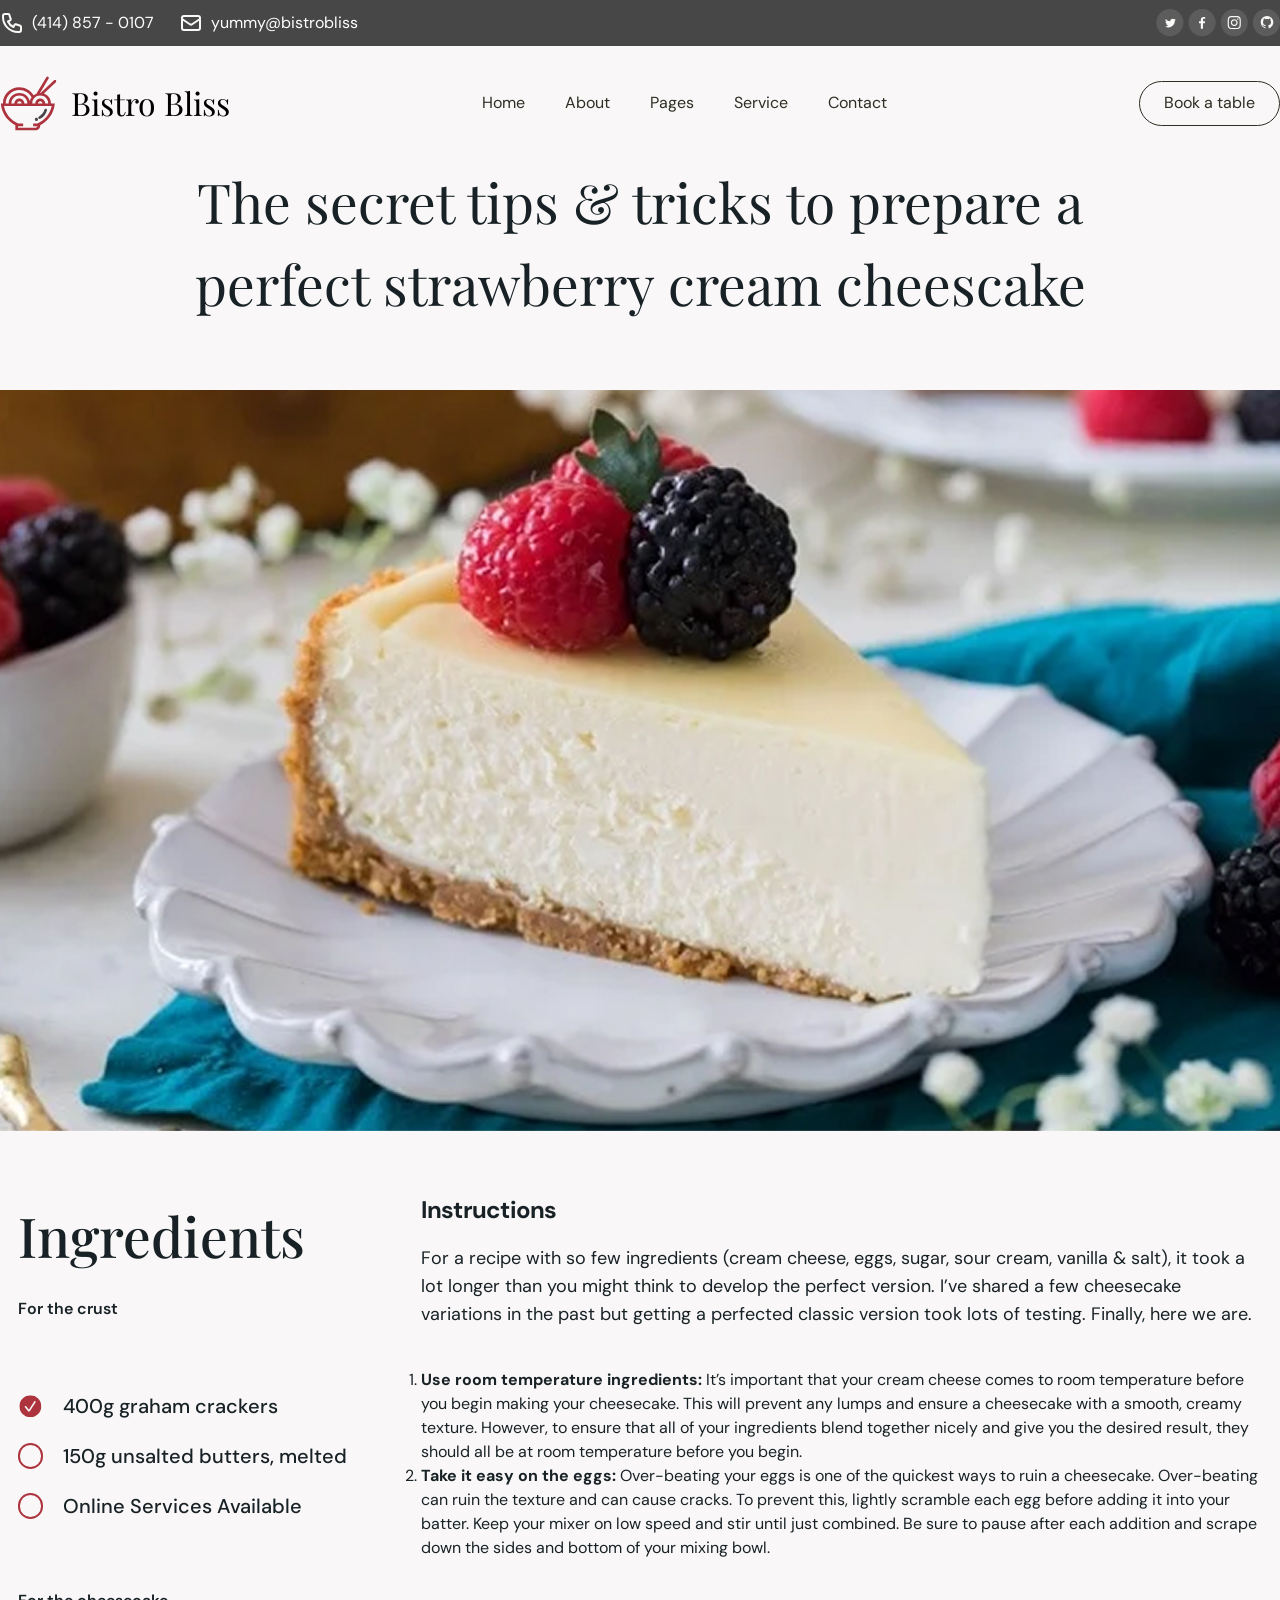
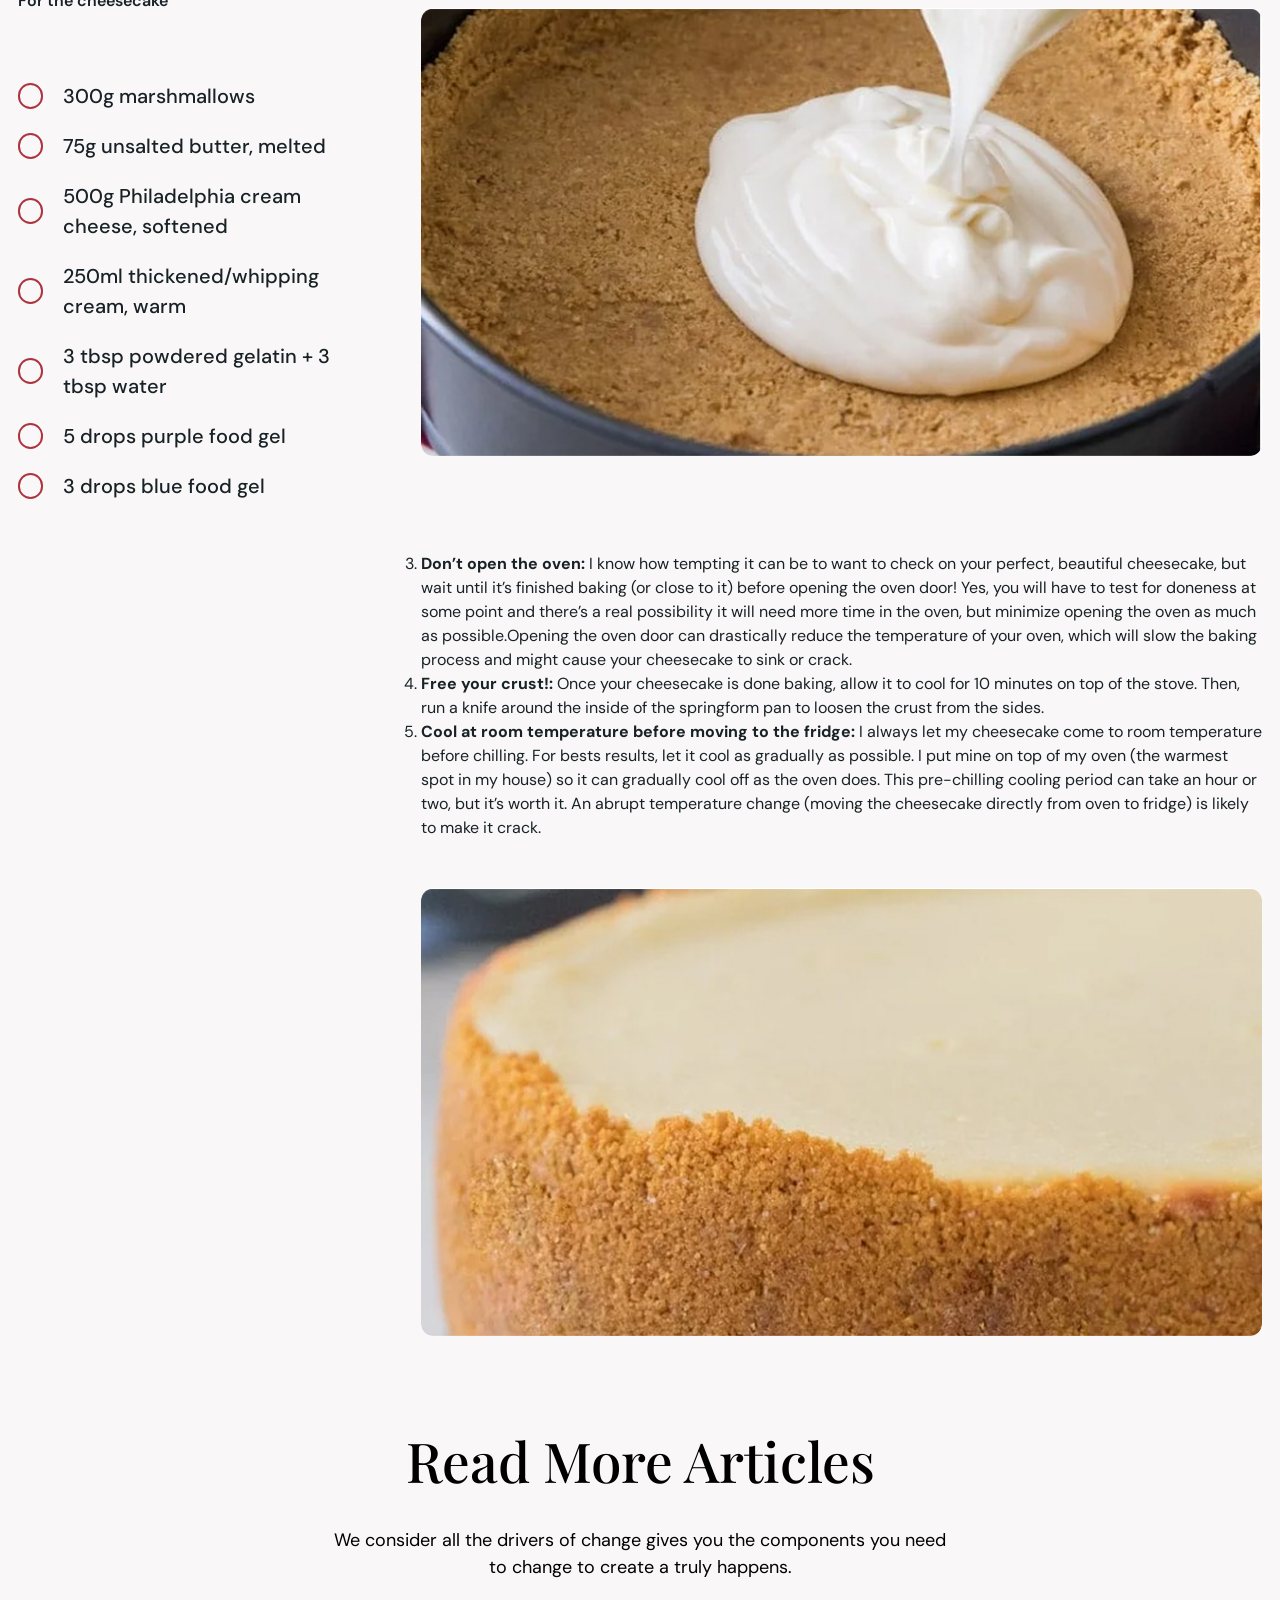
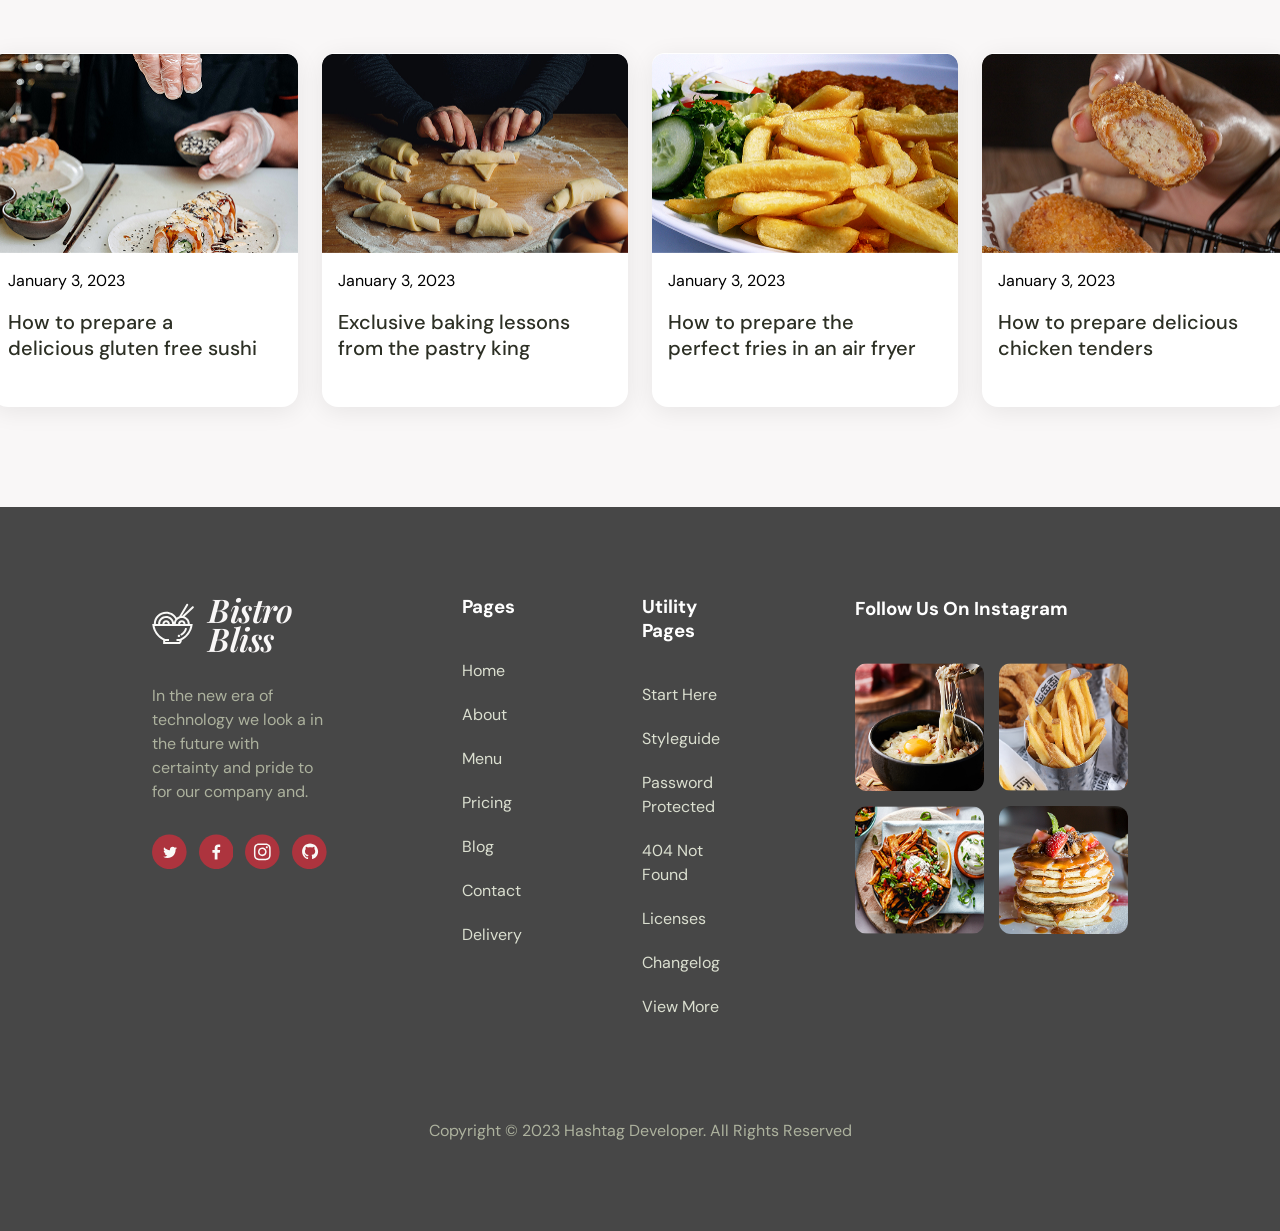
<file: blogDetails.html>
<!DOCTYPE html>
<html lang="en">
<head>
    <meta charset="UTF-8">
    <meta name="viewport" content="width=device-width, initial-scale=1.0">
    <title>Blog Details</title>
    <!-- Importamos la hoja de estilos -->
    <link rel="stylesheet" href="css/style.css">
    <link rel="shortcut icon" href="img/japanese-food.ico" type="image/x-icon">
      <!-- Fuentes google-->
     <link rel="preconnect" href="https://fonts.googleapis.com" />
    <link rel="preconnect" href="https://fonts.gstatic.com" crossorigin />
    <link
    href="https://fonts.googleapis.com/css2?family=DM+Sans:ital,opsz,wght@0,9..40,100..1000;1,9..40,100..1000&family=Playfair+Display:ital,wght@0,400..900;1,400..900&display=swap"
    rel="stylesheet" />
</head>
<body>
    <header class="header">
        <div class="bg-dark-grey">
          <nav class="top-bar container">
            <div class="top-bar-contact">
              <a href="tel:4148570107"><img src="img/phone.svg" alt="Icono del telefono" type="image/svg+xml" />(414) 857 -
                0107</a>
              <a href="mailto:yummy@bistrobliss"><img src="img/mail.svg" alt="Icono del email"
                  type="image/svg+xml" />yummy@bistrobliss</a>
            </div>
            <nav class="top-bar-social">
              <ul class="top-bar-social-menu">
                <li>
                  <a href="https://twitter.com/">
                    <img src="img/twitter.svg" alt="">
                  </a>
                </li>
                <li>
                  <a href="https://www.facebook.com/">
                    <img src="img/facebook.svg" alt="">
                  </a>
                </li>
                <li>
                  <a href="https://www.instagram.com/">
                    <img src="img/instagram.svg" alt="">
                  </a>
                </li>
                <li>
                  <a href="https://github.com">
                    <img src="img/github.svg" alt="">
                  </a>
                </li>
              </ul>
            </nav>
          </nav>
        </div>
        <div class="main-menu container">
          <div class="logo">
            <img src="img/japanese-food.svg" alt="Logo del restaurante Bistro Bliss" class="logo" />
            <h1>Bistro Bliss</h1>
          </div>
          <nav class="menu">
            <ul class="menu-list">
              <li>
                <a href="index.html">Home</a>
              </li>
              <li>
                <a href="#">About</a>
              </li>
              <li>
                <a href="#">Pages</a>
              </li>
              <li>
                <a href="#">Service</a>
              </li>
              <li>
                <a href="#">Contact</a>
              </li>
            </ul>
          </nav>
          <button class="button">Book a table</button>
        </div>
      </header>
      <main class="main-blogPage container">
        <h2 class="main-blogPage-title">The secret tips & tricks to prepare a perfect strawberry cream cheescake</h2>
        <img src="img/cheescake.jpg" alt="photo the cheesecake" class="main-blogPage-img">
        <section class="main-blogPage-contents">
          <div class="blogPage-ingredients">
            <h3 class="blogPage-ingredients-title">Ingredients</h3>
            <div class="blogPage-ingredient">
              <p class="blogPage-ingredient-title title1">For the crust</p>
              <div class="blogPage-ingredient-checkbox">
                <input type="checkbox" id="graham_crackers" name="graham_crackers" checked />
                <label class="ingredients" for="graham_crackers">400g graham crackers</label>
              </div>
              <div class="blogPage-ingredient-checkbox">
                <input type="checkbox" id="butter_melted" name="butter_melted" />
                <label class="ingredients" for="butter_melted">150g unsalted butters, melted</label>
              </div>
              <div class="blogPage-ingredient-checkbox">
                <input type="checkbox" id="online_services" name="online_services" />
                <label class="ingredients" for="online_services">Online Services Available</label>
              </div>              
            </div>
            <div class="blogPage-ingredient">
              <p class="blogPage-ingredient-title title2">For the cheesecake</p>
              <div class="blogPage-ingredient-checkbox">
                <input type="checkbox" id="marshmallows" name="marshmallows" />
                <label class="ingredients" for="marshmallows">300g marshmallows</label>
              </div>
              <div class="blogPage-ingredient-checkbox">
                <input type="checkbox" id="butter" name="butter" />
                <label class="ingredients" for="butter">75g unsalted butter, melted</label>
              </div>
              <div class="blogPage-ingredient-checkbox">
                <input type="checkbox" id="cream_cheese" name="cream_cheese" />
                <label class="ingredients" for="cream_cheese">500g Philadelphia cream cheese, softened</label>
              </div>
              <div class="blogPage-ingredient-checkbox">
                <input type="checkbox" id="whipping_cream" name="whipping_cream" />
                <label class="ingredients" for="whipping_cream">250ml thickened/whipping cream, warm</label>
              </div>
              <div class="blogPage-ingredient-checkbox">
                <input type="checkbox" id="gelatin" name="gelatin" />
                <label class="ingredients" for="gelatin">3 tbsp powdered gelatin + 3 tbsp water</label>
              </div>
              <div class="blogPage-ingredient-checkbox">
                <input type="checkbox" id="purple_food_gel" name="purple_food_gel" />
                <label class="ingredients" for="purple_food_gel">5 drops purple food gel</label>
              </div>
              <div class="blogPage-ingredient-checkbox">
                <input type="checkbox" id="blue_food_gel" name="blue_food_gel" />
                <label class="ingredients" for="blue_food_gel">3 drops blue food gel</label>
              </div>
            </div>
          </div>
          <div class="blogPage-instructions">
            <div class="text-group group-one">
              <h3 class="blogPage-instructions-title">Instructions</h3>
              <p class="blogPage-instructions-text">
                For a recipe with so few ingredients (cream cheese, eggs, sugar,
                sour cream, vanilla & salt), it took a lot longer than you might
                think to develop the perfect version. I’ve shared a few cheesecake
                variations in the past but getting a perfected classic version took
                lots of testing. Finally, here we are.
              </p>
              <ol type="1" class="blogPage-instructions-list" start="1">
                <li class="instructions-list">
                  <a class="instructions-list-title ">Use room temperature ingredients:
                  </a>
                  It’s important that your cream cheese comes to room temperature
                  before you begin making your cheesecake. This will prevent any
                  lumps and ensure a cheesecake with a smooth, creamy texture.
                  However, to ensure that all of your ingredients blend together
                  nicely and give you the desired result, they should all be at room
                  temperature before you begin.
                </li>
                <li class="instructions-list">
                  <a class="instructions-list-title">Take it easy on the eggs: </a>
                  Over-beating your eggs is one of the quickest ways to ruin a
                  cheesecake. Over-beating can ruin the texture and can cause
                  cracks. To prevent this, lightly scramble each egg before adding
                  it into your batter. Keep your mixer on low speed and stir
                  until just combined. Be sure to pause after each addition and
                  scrape down the sides and bottom of your mixing bowl.
                </li>
              </ol>
            </div>
            <img class="blogPage-instructions-img" src="img/recipe-step1.jpg"
              alt="Imagen de la preparación de la receta donde se vierte la masa en la base" type="image/jpg" />
            <div class="text-group group-two">
              <ol type="1" class="blogPage-instructions-list" start="3">
                <li class="instructions-list">
                  <a class="instructions-list-title">Don’t open the oven: </a>
                  I know how tempting it can be to want to check on your perfect,
                  beautiful cheesecake, but wait until it’s finished baking (or
                  close to it) before opening the oven door! Yes, you will have to
                  test for doneness at some point and there’s a real possibility it
                  will need more time in the oven, but minimize opening the oven as
                  much as possible.Opening the oven door can drastically reduce the
                  temperature of your oven, which will slow the baking process and
                  might cause your cheesecake to sink or crack.
                </li>
                <li class="instructions-list">
                  <a class="instructions-list-title">Free your crust!: </a>
                  Once your cheesecake is done baking, allow it to cool for 10
                  minutes on top of the stove. Then, run a knife around the inside
                  of the springform pan to loosen the crust from the sides.
                </li>
                <li class="instructions-list">
                  <a class="instructions-list-title">Cool at room temperature before moving to the fridge:
                  </a>
                  I always let my cheesecake come to room temperature before
                  chilling. For bests results, let it cool as gradually as possible.
                  I put mine on top of my oven (the warmest spot in my house) so it
                  can gradually cool off as the oven does. This pre-chilling cooling
                  period can take an hour or two, but it’s worth it. An abrupt
                  temperature change (moving the cheesecake directly from oven to
                  fridge) is likely to make it crack.
                </li>
              </ol>
            </div>
            <img class="blogPage-instructions-img" src="img/recipe-step2.jpg"
              alt="Imagen de la preparación de la receta donde se ve la masa entera con el relleno" type="image/jpg" />
          </div>
        </section>
        <section class="main-blog-articles">
            <h3 class="blog-articles-title">Read More Articles</h3>
            <p class="blog-articles-text">We consider all the drivers of change gives you the components you need to change to create a truly happens.</p>
            <div class="blog-articles-cards">
                <article class="articles-card">
                    <img src="img/article1.jpg" alt="image for pastel" class="articles-card-img">
                    <div class="articles-card-content">
                      <time datetime="03-01-2023" class="articles-card-time">January 3, 2023</time>
                      <h3 class="articles-card-title">How to prepare a delicious gluten free sushi</h3>
                    </div>
                </article>
                <article class="articles-card">
                    <img src="img/article2.jpg" alt="images the pastry" class="articles-card-img">
                    <div class="articles-card-content">
                      <time datetime="03-01-2023" class="articles-card-time">January 3, 2023</time>
                      <h3 class="articles-card-title">Exclusive baking lessons from the pastry king</h3>
                    </div>
                </article>
                <article class="articles-card">
                    <img src="/img/article3.jpg" alt="images the chip" class="articles-card-img">
                    <div class="articles-card-content">
                      <time datetime="03-01-2023" class="articles-card-time">January 3, 2023</time>
                      <h3 class="articles-card-title">How to prepare the perfect fries in an air fryer</h3>
                    </div>
                </article>
                <article class="articles-card">
                    <img src="img/article4.jpg" alt="images the chiken tenders" class="articles-card-img">
                    <div class="articles-card-content">
                      <time datetime="03-01-2023" class="articles-card-time">January 3, 2023</time>
                      <h3 class="articles-card-title">How to prepare delicious chicken tenders</h3>
                  </div>
                </article>
            </div>
        </section>
    </main>
    <footer>
      <div class="bg-dark-grey">
        <div class="footer container">
          <div class="footer-info">
            <div class="footer-info-company">
              <div class="logo">
                <svg xmlns="http://www.w3.org/2000/svg" width="56" height="56" viewBox="0 0 56 56" fill="none">
                  <path d="M47.6695 1.30371C47.3609 1.12568 46.9931 1.07495 46.6466 1.16262C46.3 1.25029 46.0029 1.46922 45.8203 1.77151L36.1489 17.8629C36.0993 17.9464 36.0593 18.035 36.0295 18.1271C34.9474 18.5211 33.9374 19.0846 33.0387 19.7958C30.1083 14.9062 24.7391 11.8274 18.8732 11.8274C9.82213 11.8274 2.45967 19.0482 2.43444 27.9316H0.300903L0.491673 29.4238C1.60183 38.0969 7.04798 45.6724 14.8787 49.6614V54.7825H35.0843C37.6455 54.7825 39.7292 52.7342 39.7292 50.2181V49.662C47.5624 45.6712 53.0061 38.0957 54.1187 29.4238L54.3095 27.9304H50.4566C50.4387 23.3962 47.4781 19.5413 43.36 18.086L55.4264 6.68162C55.9631 6.17453 55.9803 5.33442 55.4621 4.80739C55.3394 4.68191 55.1926 4.58142 55.0303 4.51166C54.868 4.44189 54.6932 4.40422 54.5161 4.4008C54.3389 4.39738 54.1628 4.42827 53.9978 4.4917C53.8328 4.55514 53.6821 4.64988 53.5544 4.77052L40.1132 17.4761C39.9926 17.4713 39.8726 17.458 39.7501 17.458C39.6726 17.458 39.5981 17.4689 39.5218 17.4701L48.1458 3.11992C48.236 2.96995 48.2952 2.80401 48.3201 2.63157C48.3449 2.45913 48.3349 2.28357 48.2907 2.11491C48.2465 1.94626 48.1689 1.78781 48.0623 1.64863C47.9557 1.50944 47.8222 1.39223 47.6695 1.30371ZM18.8726 14.4801C24.04 14.4801 28.7501 17.3371 31.0929 21.8133C30.2388 22.967 29.6332 24.2797 29.3132 25.6711C28.2394 20.9762 23.9698 17.4568 18.8726 17.4568C12.9852 17.4568 8.19567 22.1517 8.17044 27.931H5.13537C5.15998 20.5108 11.3114 14.4801 18.8726 14.4801ZM18.8726 23.0934C16.1464 23.0934 13.928 25.2601 13.9027 27.931H10.872C10.8972 23.6144 14.4744 20.1101 18.8726 20.1101C23.272 20.1101 26.8529 23.6144 26.8757 27.931H23.8412C23.8172 25.2601 21.5987 23.0934 18.8726 23.0934ZM21.1384 27.9316H16.6067C16.6188 27.3485 16.8628 26.7933 17.2866 26.3848C17.7103 25.9763 18.2801 25.7471 18.8738 25.7461C19.4673 25.7472 20.0367 25.9766 20.46 26.3852C20.8833 26.7937 21.1269 27.3488 21.1384 27.9316ZM51.1975 30.5843C49.6966 38.2927 44.3741 44.8643 36.9975 48.012H32.6744V50.6653H36.9686C36.8675 51.0816 36.6267 51.4524 36.2851 51.718C35.9434 51.9837 35.5207 52.1287 35.0849 52.1298H17.5803V50.6653H22.6443V48.012H17.6129C10.2363 44.8661 4.91321 38.2927 3.41106 30.5843H51.1975ZM37.4849 27.9316C37.4968 27.3488 37.7405 26.7938 38.1639 26.3853C38.5873 25.9768 39.1567 25.7474 39.7501 25.7461C40.3441 25.7466 40.9143 25.9757 41.3383 26.3842C41.7624 26.7928 42.0065 27.3483 42.0184 27.9316H37.4849ZM39.7501 20.1107C44.1514 20.1107 47.7335 23.615 47.7569 27.9316H44.7206C44.696 25.2607 42.4769 23.094 39.7501 23.094C37.024 23.094 34.8074 25.2607 34.7827 27.9316H31.7495C31.7741 23.615 35.3514 20.1107 39.7501 20.1107Z" fill="#F9F9F7"/>
                  <path d="M39.1742 43.4137C39.3902 43.4137 39.6086 43.3635 39.8098 43.2565C41.4592 42.3894 42.9066 41.1944 44.0599 39.7477C45.2131 38.301 46.047 36.6342 46.5083 34.8536C46.5525 34.6846 46.5623 34.5086 46.5371 34.3358C46.5119 34.163 46.4522 33.9968 46.3615 33.8468C46.2708 33.6967 46.1507 33.5657 46.0083 33.4612C45.8659 33.3568 45.704 33.281 45.5317 33.2382C45.3594 33.1954 45.1802 33.1865 45.0043 33.2118C44.8285 33.2372 44.6595 33.2964 44.507 33.3861C44.3546 33.4757 44.2216 33.5941 44.1158 33.7343C44.01 33.8745 43.9334 34.0339 43.8905 34.2033C43.5222 35.6264 42.8561 36.9586 41.9346 38.1149C41.0131 39.2712 39.8565 40.2263 38.5385 40.9193C38.2727 41.0583 38.0618 41.2805 37.9396 41.5508C37.8173 41.821 37.7906 42.1237 37.8637 42.4105C37.9368 42.6974 38.1055 42.952 38.343 43.1338C38.5805 43.3156 38.8731 43.4141 39.1742 43.4137Z" fill="#F9F9F7"/>
                  <path d="M35.9059 45.5061C36.7902 45.5061 37.5071 44.802 37.5071 43.9335C37.5071 43.0649 36.7902 42.3608 35.9059 42.3608C35.0215 42.3608 34.3046 43.0649 34.3046 43.9335C34.3046 44.802 35.0215 45.5061 35.9059 45.5061Z" fill="#F9F9F7"/>
                  </svg>
                <h1>Bistro Bliss</h1>            
              </div>
              <p class="footer-info-company-desc">In the new era of technology we look a in the future with certainty and pride to for our company and.</p>
              <nav class="footer-social">
                <ul class="footer-social-menu">
                  <li>
                    <a href="https://twitter.com/">
                      <svg xmlns="http://www.w3.org/2000/svg" width="35" height="36" viewBox="0 0 35 36" fill="none">
                        <circle cx="17.5" cy="18" r="17.5" fill="#AD343E"/>
                        <path d="M25.2487 14.2333C24.7249 14.4661 24.172 14.6116 23.59 14.6989C24.172 14.3497 24.6376 13.7968 24.8413 13.1275C24.2884 13.4476 23.6773 13.6804 23.0081 13.8259C22.4843 13.273 21.7277 12.9238 20.9129 12.9238C19.3416 12.9238 18.0613 14.2042 18.0613 15.7755C18.0613 16.0083 18.0904 16.212 18.1486 16.4157C15.7916 16.2993 13.6673 15.1644 12.2415 13.4185C12.0087 13.855 11.8632 14.3206 11.8632 14.8443C11.8632 15.8337 12.3579 16.7067 13.1436 17.2304C12.678 17.2013 12.2415 17.085 11.8341 16.8813V16.9104C11.8341 18.3071 12.8235 19.471 14.1329 19.7329C13.9001 19.7911 13.6383 19.8202 13.3764 19.8202C13.2018 19.8202 12.9981 19.7911 12.8235 19.762C13.2018 20.8969 14.2493 21.7408 15.5006 21.7408C14.5112 22.4973 13.2891 22.9629 11.9505 22.9629C11.7177 22.9629 11.4849 22.9629 11.2812 22.9338C12.5616 23.7486 14.0456 24.2141 15.6752 24.2141C20.942 24.2141 23.8228 19.8493 23.8228 16.0665C23.8228 15.9501 23.8228 15.8046 23.8228 15.6882C24.3757 15.3099 24.8704 14.8152 25.2487 14.2333Z" fill="#F9F9F7"/>
                      </svg>
                    </a>
                  </li>
                  <li>
                    <a href="https://www.facebook.com/">
                      <svg xmlns="http://www.w3.org/2000/svg" width="35" height="36" viewBox="0 0 35 36" fill="none">
                        <circle cx="17.5" cy="18" r="17.5" fill="#AD343E"/>
                        <path d="M15.883 25.8846V18.9427H13.5469V16.2373H15.883V14.2421C15.883 11.9268 17.2971 10.666 19.3626 10.666C20.352 10.666 21.2023 10.7397 21.4501 10.7726V13.1923L20.0176 13.1929C18.8943 13.1929 18.6768 13.7267 18.6768 14.51V16.2373H21.3558L21.007 18.9427H18.6768V25.8846H15.883Z" fill="#F9F9F7"/>
                      </svg>
                    </a>
                  </li>
                  <li>
                    <a href="https://www.instagram.com/">
                      <svg xmlns="http://www.w3.org/2000/svg" width="35" height="36" viewBox="0 0 35 36" fill="none">
                        <circle cx="17.5" cy="18" r="17.5" fill="#AD343E"/>
                        <path d="M17.499 11.0639C19.7599 11.0639 20.0276 11.0724 20.9208 11.1131C21.4578 11.1197 21.9897 11.2183 22.4933 11.4046C22.8586 11.5455 23.1903 11.7613 23.4671 12.0381C23.744 12.3149 23.9597 12.6466 24.1006 13.0119C24.287 13.5156 24.3856 14.0475 24.3921 14.5845C24.4325 15.4776 24.4413 15.7453 24.4413 18.0062C24.4413 20.2671 24.4329 20.5349 24.3921 21.428C24.3856 21.965 24.287 22.4969 24.1006 23.0006C23.9597 23.3658 23.744 23.6976 23.4671 23.9744C23.1903 24.2512 22.8586 24.467 22.4933 24.6078C21.9897 24.7942 21.4578 24.8928 20.9208 24.8994C20.028 24.9397 19.7603 24.9486 17.499 24.9486C15.2377 24.9486 14.97 24.9401 14.0772 24.8994C13.5402 24.8928 13.0083 24.7942 12.5046 24.6078C12.1394 24.467 11.8077 24.2512 11.5308 23.9744C11.254 23.6976 11.0382 23.3658 10.8974 23.0006C10.711 22.4969 10.6124 21.965 10.6058 21.428C10.5655 20.5349 10.5567 20.2671 10.5567 18.0062C10.5567 15.7453 10.5651 15.4776 10.6058 14.5845C10.6124 14.0475 10.711 13.5156 10.8974 13.0119C11.0382 12.6466 11.254 12.3149 11.5308 12.0381C11.8077 11.7613 12.1394 11.5455 12.5046 11.4046C13.0083 11.2183 13.5402 11.1197 14.0772 11.1131C14.9704 11.0728 15.2381 11.0639 17.499 11.0639ZM17.499 9.53809C15.2006 9.53809 14.9111 9.54776 14.0079 9.58889C13.3051 9.60287 12.6097 9.73594 11.9514 9.98244C11.3867 10.1952 10.8752 10.5286 10.4526 10.9595C10.0214 11.3822 9.6877 11.894 9.4748 12.4591C9.2283 13.1174 9.09523 13.8127 9.08125 14.5155C9.04093 15.4179 9.03125 15.7074 9.03125 18.0058C9.03125 20.3042 9.04093 20.5937 9.08206 21.497C9.09604 22.1998 9.22911 22.8951 9.4756 23.5534C9.68827 24.1184 10.0217 24.6302 10.4526 25.053C10.8754 25.4839 11.3872 25.8174 11.9522 26.03C12.6105 26.2765 13.3059 26.4096 14.0087 26.4236C14.9119 26.4639 15.2002 26.4744 17.4998 26.4744C19.7994 26.4744 20.0877 26.4647 20.9909 26.4236C21.6937 26.4096 22.3891 26.2765 23.0474 26.03C23.6097 25.8121 24.1204 25.4791 24.5467 25.0525C24.973 24.6259 25.3056 24.1151 25.5232 23.5526C25.7697 22.8943 25.9028 22.199 25.9167 21.4962C25.9571 20.5937 25.9667 20.3042 25.9667 18.0058C25.9667 15.7074 25.9571 15.4179 25.9159 14.5147C25.9019 13.8119 25.7689 13.1166 25.5224 12.4582C25.3097 11.8932 24.9763 11.3815 24.5454 10.9587C24.1225 10.5277 23.6108 10.1943 23.0458 9.98163C22.3875 9.73513 21.6921 9.60206 20.9893 9.58809C20.0869 9.54776 19.7974 9.53809 17.499 9.53809Z" fill="#F9F9F7"/>
                        <path d="M17.4968 13.6621C16.6368 13.6621 15.7961 13.9171 15.081 14.3949C14.3659 14.8728 13.8086 15.5519 13.4794 16.3464C13.1503 17.141 13.0642 18.0153 13.232 18.8588C13.3998 19.7023 13.8139 20.4771 14.4221 21.0853C15.0302 21.6934 15.805 22.1075 16.6485 22.2753C17.492 22.4431 18.3663 22.357 19.1609 22.0279C19.9554 21.6988 20.6346 21.1414 21.1124 20.4263C21.5902 19.7112 21.8452 18.8705 21.8452 18.0105C21.8452 16.8572 21.3871 15.7512 20.5716 14.9357C19.7561 14.1202 18.6501 13.6621 17.4968 13.6621ZM17.4968 20.8331C16.9386 20.8331 16.3929 20.6675 15.9287 20.3574C15.4645 20.0472 15.1027 19.6064 14.8891 19.0907C14.6755 18.5749 14.6196 18.0074 14.7285 17.4598C14.8374 16.9123 15.1062 16.4094 15.501 16.0146C15.8957 15.6199 16.3986 15.3511 16.9462 15.2422C17.4937 15.1332 18.0612 15.1891 18.577 15.4028C19.0927 15.6164 19.5336 15.9782 19.8437 16.4424C20.1539 16.9065 20.3194 17.4522 20.3194 18.0105C20.3194 18.7591 20.022 19.477 19.4927 20.0064C18.9634 20.5357 18.2454 20.8331 17.4968 20.8331Z" fill="#F9F9F7"/>
                        <path d="M22.0318 14.5039C22.5929 14.5039 23.0479 14.049 23.0479 13.4878C23.0479 12.9266 22.5929 12.4717 22.0318 12.4717C21.4706 12.4717 21.0156 12.9266 21.0156 13.4878C21.0156 14.049 21.4706 14.5039 22.0318 14.5039Z" fill="#F9F9F7"/>
                      </svg>
                    </a>
                  </li>
                  <li>
                    <a href="https://github.com">
                      <svg xmlns="http://www.w3.org/2000/svg" width="35" height="36" viewBox="0 0 35 36" fill="none">
                        <circle cx="17.5" cy="18" r="17.5" fill="#AD343E"/>
                        <path fill-rule="evenodd" clip-rule="evenodd" d="M18.2796 9.53809C13.7909 9.53809 10.1797 13.1493 10.1797 17.638C10.1797 21.2154 12.5084 24.2528 15.7146 25.3328C16.1196 25.4003 16.2546 25.1641 16.2546 24.9278C16.2546 24.7253 16.2546 24.2191 16.2546 23.5441C13.9934 24.0504 13.5209 22.4641 13.5209 22.4641C13.1496 21.5191 12.6096 21.2829 12.6096 21.2829C11.8672 20.7767 12.6771 20.7767 12.6771 20.7767C13.4871 20.8442 13.9259 21.6204 13.9259 21.6204C14.6346 22.8691 15.8158 22.4979 16.2883 22.2954C16.3558 21.7554 16.5583 21.4179 16.7946 21.2154C15.0059 21.0129 13.1159 20.3042 13.1159 17.1992C13.1159 16.3217 13.4196 15.5792 13.9596 15.0392C13.8921 14.8367 13.5884 14.0268 14.0271 12.8793C14.0271 12.8793 14.7021 12.6768 16.2546 13.723C16.8958 13.5543 17.6046 13.453 18.2796 13.453C18.9545 13.453 19.6633 13.5543 20.3045 13.723C21.857 12.6768 22.532 12.8793 22.532 12.8793C22.9707 13.993 22.7007 14.803 22.5995 15.0392C23.1057 15.613 23.4432 16.3217 23.4432 17.1992C23.4432 20.3042 21.5533 20.9791 19.7308 21.1816C20.0345 21.4179 20.2708 21.9241 20.2708 22.6666C20.2708 23.7466 20.2708 24.6241 20.2708 24.8941C20.2708 25.0966 20.4058 25.3666 20.8445 25.2991C24.0507 24.2528 26.3794 21.2154 26.3794 17.638C26.3794 13.1493 22.7682 9.53809 18.2796 9.53809Z" fill="#F9F9F7"/>
                      </svg>
                    </a>
                  </li>
                </ul>
              </nav>
            </div>
            <div class="footer-info-links">
              <div class="footer-info-pages">
                <h3 class="footer-info-pages-title">Pages</h3>
                <ul class="footer-info-pages-menu">
                  <li class="footer-info-pages-item">Home</li>
                  <li class="footer-info-pages-item">About</li>
                  <li class="footer-info-pages-item">Menu</li>
                  <li class="footer-info-pages-item">Pricing</li>
                  <li class="footer-info-pages-item">Blog</li>
                  <li class="footer-info-pages-item">Contact</li>
                  <li class="footer-info-pages-item">Delivery</li>
                </ul>
              </div>
              <div class="footer-info-utility">
                <h3 class="footer-info-utility-title">Utility Pages</h3>
                <ul class="footer-info-utility-menu">
                  <li class="footer-info-utility-menu-item">Start Here</li>
                  <li class="footer-info-utility-menu-item">Styleguide</li>
                  <li class="footer-info-utility-menu-item">Password Protected</li>
                  <li class="footer-info-utility-menu-item">404 Not Found</li>
                  <li class="footer-info-utility-menu-item">Licenses</li>
                  <li class="footer-info-utility-menu-item">Changelog</li>
                  <li class="footer-info-utility-menu-item">View More</li>
                </ul>
              </div>
            </div>
            <div class="footer-info-instagram">
              <h3 class="footer-info-instagram-title">Follow Us On Instagram</h3>
              <div class="footer-info-instagram-grid">
                <img class="footer-info-instagram-img" src="img/insta1.jpg" alt="Primera imagen de Instagram">
                <img class="footer-info-instagram-img" src="img/insta2.jpg" alt="Segunda imagen de Instagram">
                <img class="footer-info-instagram-img" src="img/insta3.jpg" alt="Tercera imagen de Instagram">
                <img class="footer-info-instagram-img" src="img/insta4.jpg" alt="Cuarta imagen de Instagram">
              </div>
            </div>
          </div>
          <p class="footer-copyright">Copyright © 2023 Hashtag Developer. All Rights Reserved</p>
        </div>
      </div>
    </footer>
  </body>
</html>
</file>
<file: css/style.css>
/** 
 * Reset Styles 
 */
@import "/css/01-generic/reset.css";

/**
 * Base Styles
 */
 @import "/css/01-generic/layout.css";
 @import "/css/00-settings/vars.css";
 @import "/css/03-components/buttons.css";
 @import "/css/02-elements/header.css";
 @import "/css/02-elements/footer.css";

/**
 * WebPage Index Styles
 */
@import "/css/02-elements/hero-banner.css";
@import "/css/02-elements/our-menu.css";
@import "/css/02-elements/about-us.css";
@import "/css/02-elements/services.css";
@import "/css/02-elements/food-delivery.css";
@import "/css/02-elements/opinions.css";
@import "/css/02-elements/blog.css";


/**
 * WebPage BlogDetails Styles
 */
@import "/css/02-elements/blogPage-main.css";
@import "/css/02-elements/blogPage-header.css";
@import "/css/02-elements/blogPage-ingredients.css";
@import "/css/02-elements/blogPage-instructions.css";
@import "/css/02-elements/blogPage-adds.css";
</file>
